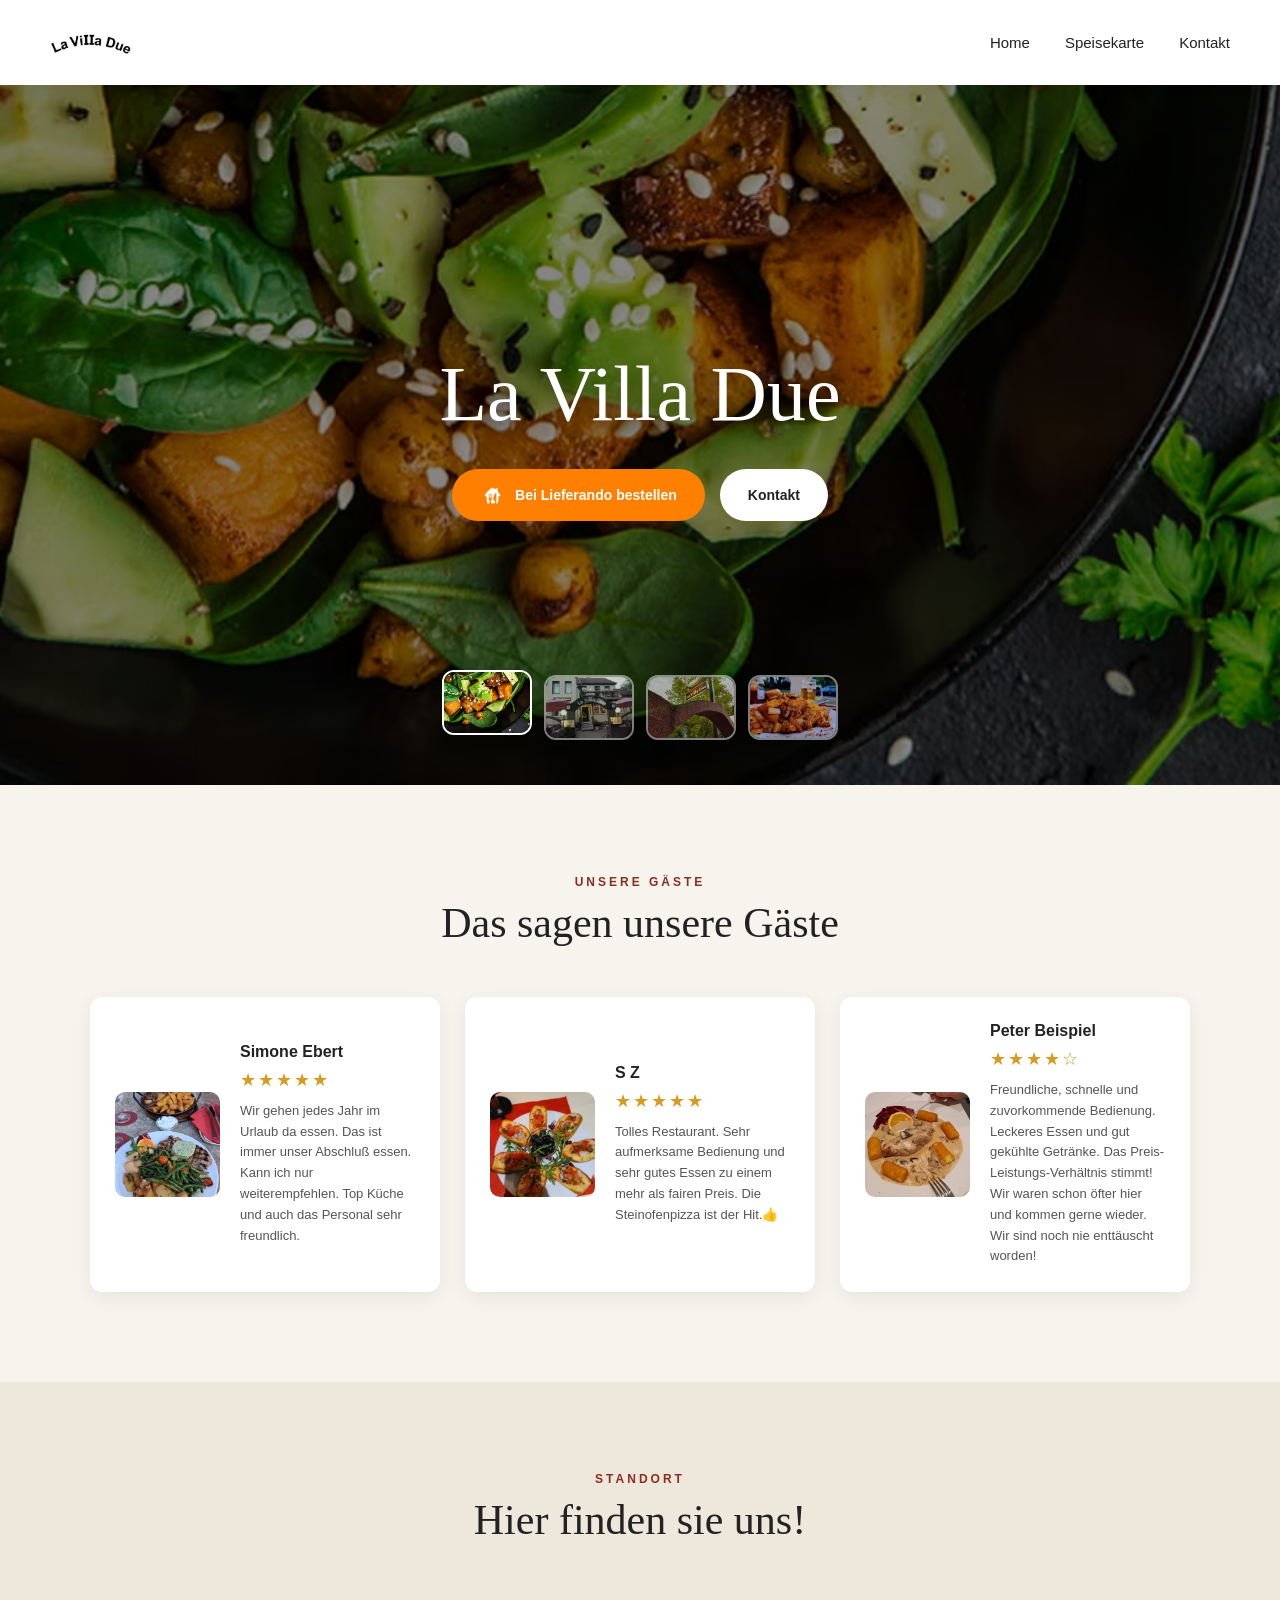
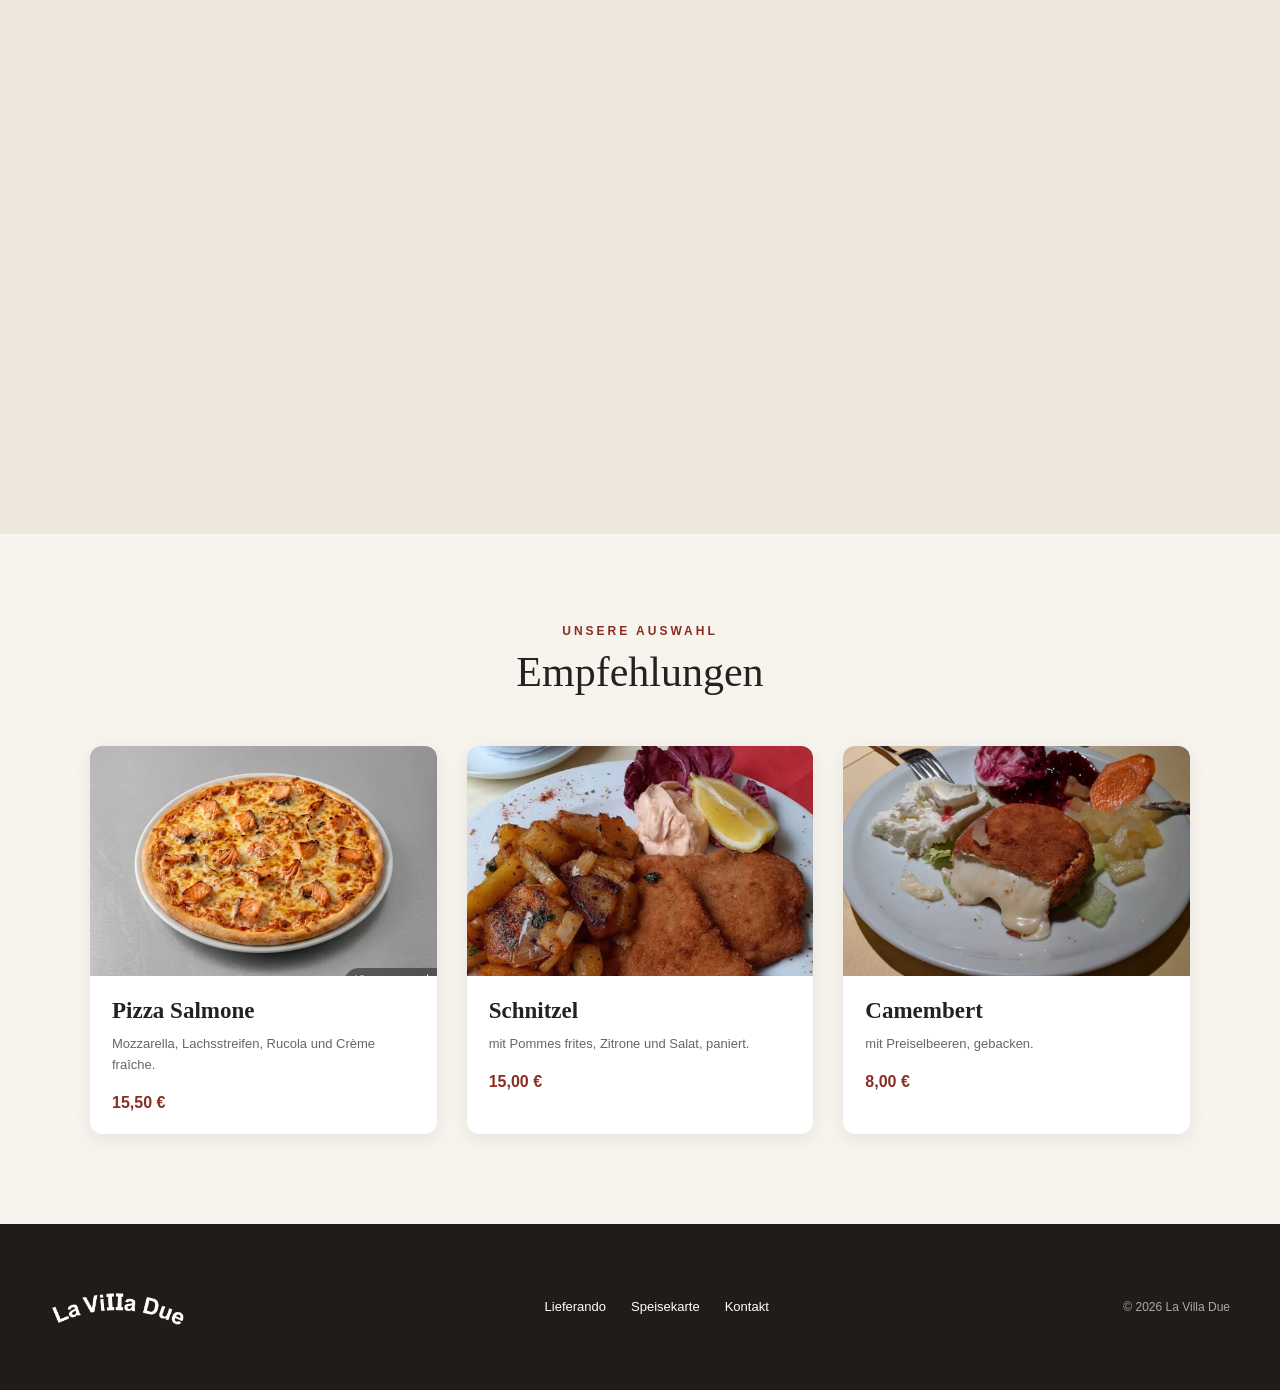
<file: Index.html>
<!DOCTYPE html>
<html lang="de">
<head>
    <meta charset="UTF-8">
    <meta name="viewport" content="width=device-width, initial-scale=1.0">

    <title>La Villa Due – Bestensee</title>

    <link rel="stylesheet" href="Style.css">
</head>

<body>

    <!-- TOP NAVIGATION -->
    <header class="TopBar">

        <div class="TopBarLogo">

            <img
                src="Storage/Icons/logo_465x320.png"
                class="TopLogo"
                alt="La Villa Due"
            >

        </div>


        <nav class="Navigation">

            <a href="Index.html">
                Home
            </a>

            <a href="Speisekarte.html">
                Speisekarte
            </a>

            <a href="Contact.html">
                Kontakt
            </a>

        </nav>

    </header>


    <!-- HERO -->
    <section class="Hero">

        <div
            id="HeroBackground"
            class="HeroBackground"
        ></div>

        <div class="HeroOverlay"></div>


        <div class="HeroContent">

            <h1>
                La Villa Due
            </h1>


            <div class="HeroButtons">

                <a
                    href="https://www.lieferando.de/speisekarte/la-villa-due"
                    target="_blank"
                    class="Button ButtonLieferando"
                >

                    <img
                        src="Storage/Icons/Liferando.png"
                        class="LieferandoLogo"
                        alt="Lieferando"
                    >

                    <span>
                        Bei Lieferando bestellen
                    </span>

                </a>


                <a
                    href="Contact.html"
                    class="Button ButtonWhite"
                >
                    Kontakt
                </a>

            </div>

        </div>


        <!-- HERO THUMBNAILS -->
        <div
            id="HeroThumbnails"
            class="HeroThumbnails"
        ></div>

    </section>


    <!-- REVIEWS -->
    <section class="Section ReviewsSection">

        <div class="SectionTitle">

            <span>
                UNSERE GÄSTE
            </span>

            <h2>
                Das sagen unsere Gäste
            </h2>

        </div>


        <div
            id="Reviews"
            class="Reviews"
        ></div>

    </section>


    <!-- GOOGLE MAPS -->
    <section class="GoogleSection">

        <div class="SectionTitle">

            <span>
                STANDORT
            </span>

            <h2>
                Hier finden sie uns!
            </h2>

        </div>


        <div class="GoogleContainer">

            <iframe
                src="https://www.google.com/maps?q=La%20Villa%20Due%20Bestensee&output=embed"
                loading="lazy"
                allowfullscreen>
            </iframe>

        </div>

    </section>


    <!-- RECOMMENDATIONS -->
    <section class="Section RecommendationsSection">

        <div class="SectionTitle">

            <span>
                UNSERE AUSWAHL
            </span>

            <h2>
                Empfehlungen
            </h2>

        </div>


        <div
            id="Recommendations"
            class="Recommendations"
        ></div>

    </section>


    <!-- FOOTER -->
    <footer class="BottomBar">

        <div class="BottomBarLogo">

            <img
                src="Storage/Icons/logo_465x320.png"
                class="BottomLogo"
                alt="La Villa Due"
            >

        </div>


        <div class="BottomBarLinks">

            <a
                href="https://www.lieferando.de/speisekarte/la-villa-due"
                target="_blank"
            >
                Lieferando
            </a>

            <a href="Speisekarte.html">
                Speisekarte
            </a>

            <a href="Contact.html">
                Kontakt
            </a>

        </div>


        <div class="Copyright">
            © 2026 La Villa Due
        </div>

    </footer>


    <!-- DATA -->
    <script src="Data.js"></script>


    <script>

        /* =========================
           HERO
        ========================= */

        const heroBackground =
            document.getElementById("HeroBackground");

        const heroThumbnails =
            document.getElementById("HeroThumbnails");

        let currentHero = 0;


        function createHero() {

            if (
                typeof HeroImages === "undefined" ||
                HeroImages.length === 0
            ) {
                return;
            }


            heroBackground.style.backgroundImage =
                `url("${HeroImages[0].image}")`;


            HeroImages.forEach(
                (hero, index) => {

                    const thumbnail =
                        document.createElement("img");


                    thumbnail.src =
                        hero.image;


                    thumbnail.className =
                        "HeroThumbnail";


                    thumbnail.alt =
                        "La Villa Due";


                    if (index === 0) {

                        thumbnail.classList.add(
                            "Active"
                        );

                    }


                    thumbnail.addEventListener(
                        "click",
                        () => {

                            currentHero = index;

                            updateHero();

                        }
                    );


                    heroThumbnails.appendChild(
                        thumbnail
                    );

                }
            );

        }


        function updateHero() {

            if (
                typeof HeroImages === "undefined" ||
                HeroImages.length === 0
            ) {
                return;
            }


            heroBackground.style.backgroundImage =
                `url("${HeroImages[currentHero].image}")`;


            const thumbnails =
                document.querySelectorAll(
                    ".HeroThumbnail"
                );


            thumbnails.forEach(
                (thumbnail, index) => {

                    thumbnail.classList.toggle(
                        "Active",
                        index === currentHero
                    );

                }
            );

        }


        setInterval(
            () => {

                if (
                    typeof HeroImages === "undefined" ||
                    HeroImages.length === 0
                ) {
                    return;
                }


                currentHero++;


                if (
                    currentHero >=
                    HeroImages.length
                ) {

                    currentHero = 0;

                }


                updateHero();

            },
            5000
        );


        createHero();



        /* =========================
           REVIEWS
        ========================= */

        const reviewsContainer =
            document.getElementById("Reviews");


        if (
            typeof Reviews !== "undefined"
        ) {

            Reviews.forEach(
                review => {

                    const reviewElement =
                        document.createElement("div");


                    reviewElement.className =
                        "ReviewCard";


                    let stars = "";


                    for (
                        let i = 0;
                        i < 5;
                        i++
                    ) {

                        if (
                            i < review.stars
                        ) {

                            stars += "★";

                        } else {

                            stars += "☆";

                        }

                    }


                    reviewElement.innerHTML = `

                        <img
                            class="ReviewImage"
                            src="${review.image}"
                            alt="${review.name}"
                        >

                        <div class="ReviewContent">

                            <h3>
                                ${review.name}
                            </h3>

                            <div class="ReviewStars">
                                ${stars}
                            </div>

                            <p>
                                ${review.text}
                            </p>

                        </div>

                    `;


                    reviewsContainer.appendChild(
                        reviewElement
                    );

                }
            );

        }



        /* =========================
           RECOMMENDATIONS
        ========================= */

        const recommendationsContainer =
            document.getElementById(
                "Recommendations"
            );


        if (
            typeof Recommendations !== "undefined"
        ) {

            Recommendations.forEach(
                item => {

                    const recommendation =
                        document.createElement("div");


                    recommendation.className =
                        "RecommendationCard";


                    recommendation.innerHTML = `

                        <img
                            src="${item.image}"
                            alt="${item.name}"
                        >

                        <div class="RecommendationContent">

                            <h3>
                                ${item.name}
                            </h3>

                            <p>
                                ${item.description}
                            </p>

                            <strong>
                                ${item.price}
                            </strong>

                        </div>

                    `;


                    recommendationsContainer.appendChild(
                        recommendation
                    );

                }
            );

        }

    </script>

</body>
</html>
</file>
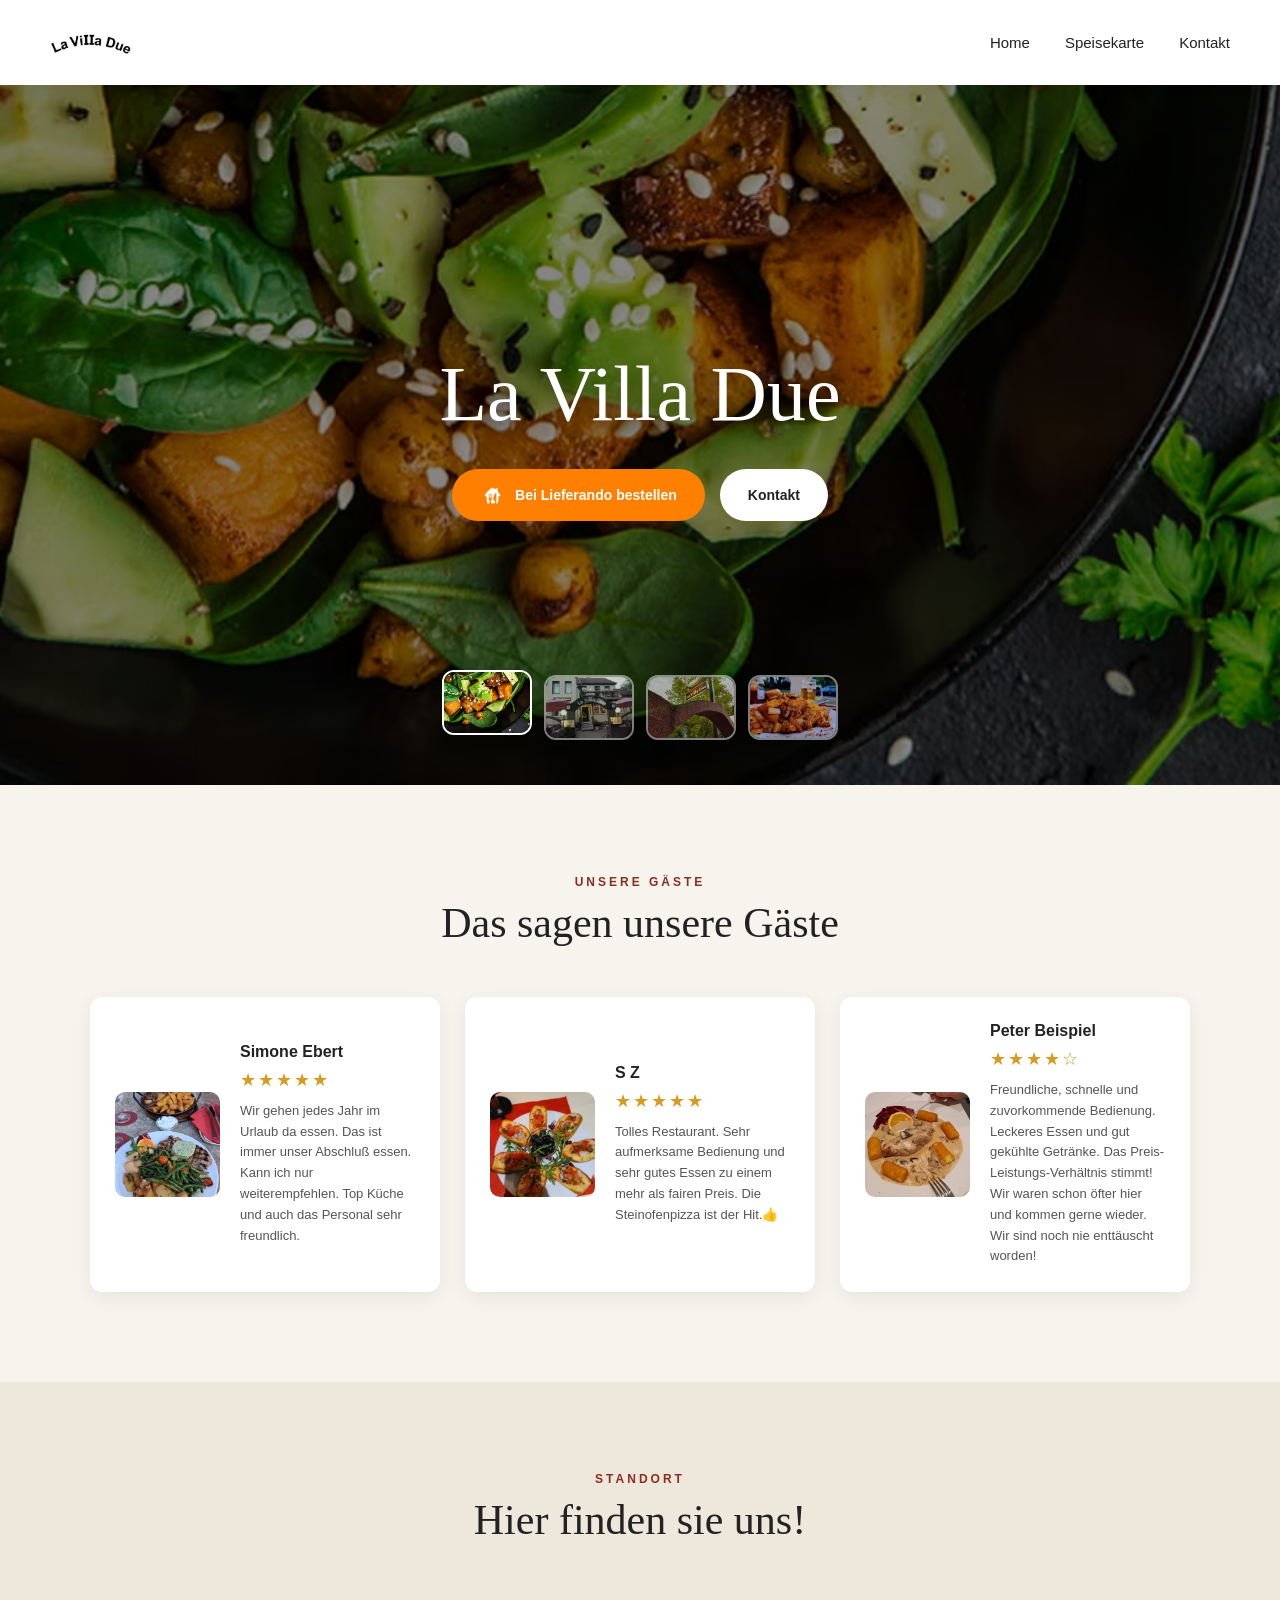
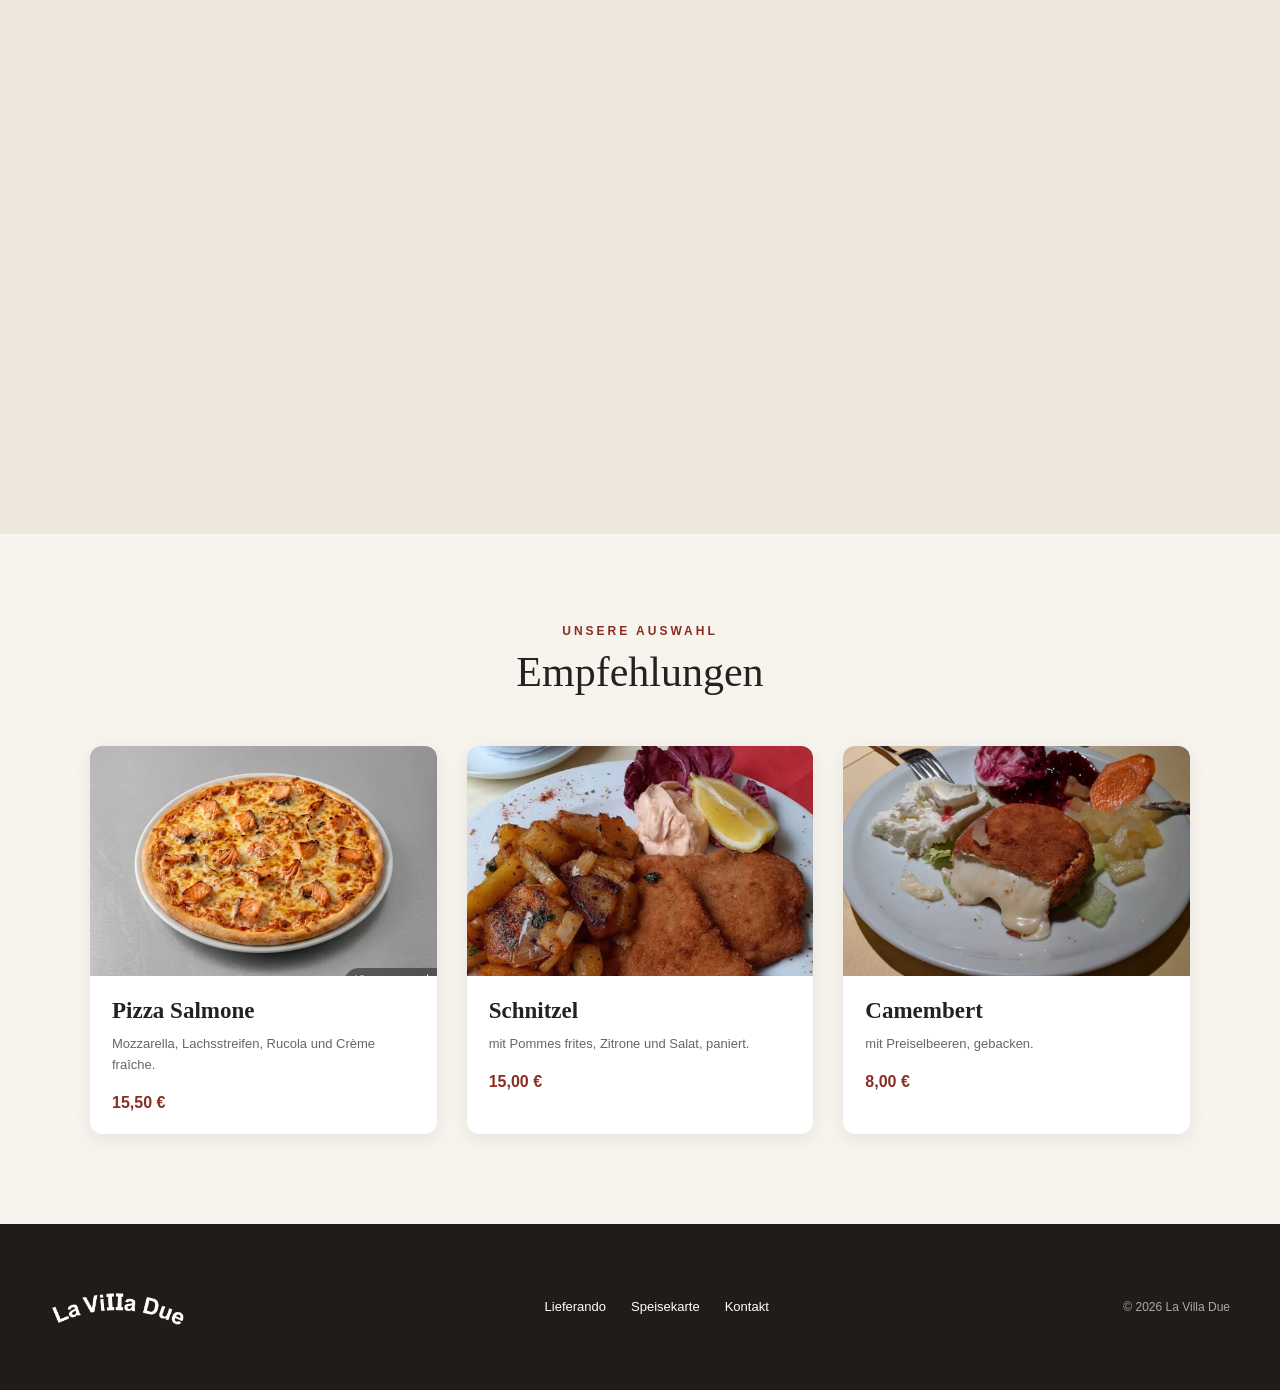
<file: index.html>
<!DOCTYPE html>
<html lang="de">
<head>
    <meta charset="UTF-8">
    <meta name="viewport" content="width=device-width, initial-scale=1.0">

    <title>La Villa Due – Bestensee</title>

    <link rel="stylesheet" href="Style.css">
</head>

<body>

    <!-- TOP NAVIGATION -->
    <header class="TopBar">

        <div class="TopBarLogo">

            <img
                src="Storage/Icons/logo_465x320.png"
                class="TopLogo"
                alt="La Villa Due"
            >

        </div>


        <nav class="Navigation">

            <a href="index.html">
                Home
            </a>

            <a href="Speisekarte.html">
                Speisekarte
            </a>

            <a href="Contact.html">
                Kontakt
            </a>

        </nav>

    </header>


    <!-- HERO -->
    <section class="Hero">

        <div
            id="HeroBackground"
            class="HeroBackground"
        ></div>

        <div class="HeroOverlay"></div>


        <div class="HeroContent">

            <h1>
                La Villa Due
            </h1>


            <div class="HeroButtons">

                <a
                    href="https://www.lieferando.de/speisekarte/la-villa-due"
                    target="_blank"
                    class="Button ButtonLieferando"
                >

                    <img
                        src="Storage/Icons/Liferando.png"
                        class="LieferandoLogo"
                        alt="Lieferando"
                    >

                    <span>
                        Bei Lieferando bestellen
                    </span>

                </a>


                <a
                    href="Contact.html"
                    class="Button ButtonWhite"
                >
                    Kontakt
                </a>

            </div>

        </div>


        <!-- HERO THUMBNAILS -->
        <div
            id="HeroThumbnails"
            class="HeroThumbnails"
        ></div>

    </section>


    <!-- REVIEWS -->
    <section class="Section ReviewsSection">

        <div class="SectionTitle">

            <span>
                UNSERE GÄSTE
            </span>

            <h2>
                Das sagen unsere Gäste
            </h2>

        </div>


        <div
            id="Reviews"
            class="Reviews"
        ></div>

    </section>


    <!-- GOOGLE MAPS -->
    <section class="GoogleSection">

        <div class="SectionTitle">

            <span>
                STANDORT
            </span>

            <h2>
                Hier finden sie uns!
            </h2>

        </div>


        <div class="GoogleContainer">

            <iframe
                src="https://www.google.com/maps?q=La%20Villa%20Due%20Bestensee&output=embed"
                loading="lazy"
                allowfullscreen>
            </iframe>

        </div>

    </section>


    <!-- RECOMMENDATIONS -->
    <section class="Section RecommendationsSection">

        <div class="SectionTitle">

            <span>
                UNSERE AUSWAHL
            </span>

            <h2>
                Empfehlungen
            </h2>

        </div>


        <div
            id="Recommendations"
            class="Recommendations"
        ></div>

    </section>


    <!-- FOOTER -->
    <footer class="BottomBar">

        <div class="BottomBarLogo">

            <img
                src="Storage/Icons/logo_465x320.png"
                class="BottomLogo"
                alt="La Villa Due"
            >

        </div>


        <div class="BottomBarLinks">

            <a
                href="https://www.lieferando.de/speisekarte/la-villa-due"
                target="_blank"
            >
                Lieferando
            </a>

            <a href="Speisekarte.html">
                Speisekarte
            </a>

            <a href="Contact.html">
                Kontakt
            </a>

        </div>


        <div class="Copyright">
            © 2026 La Villa Due
        </div>

    </footer>


    <!-- DATA -->
    <script src="Data.js"></script>


    <script>

        /* =========================
           HERO
        ========================= */

        const heroBackground =
            document.getElementById("HeroBackground");

        const heroThumbnails =
            document.getElementById("HeroThumbnails");

        let currentHero = 0;


        function createHero() {

            if (
                typeof HeroImages === "undefined" ||
                HeroImages.length === 0
            ) {
                return;
            }


            heroBackground.style.backgroundImage =
                `url("${HeroImages[0].image}")`;


            HeroImages.forEach(
                (hero, index) => {

                    const thumbnail =
                        document.createElement("img");


                    thumbnail.src =
                        hero.image;


                    thumbnail.className =
                        "HeroThumbnail";


                    thumbnail.alt =
                        "La Villa Due";


                    if (index === 0) {

                        thumbnail.classList.add(
                            "Active"
                        );

                    }


                    thumbnail.addEventListener(
                        "click",
                        () => {

                            currentHero = index;

                            updateHero();

                        }
                    );


                    heroThumbnails.appendChild(
                        thumbnail
                    );

                }
            );

        }


        function updateHero() {

            if (
                typeof HeroImages === "undefined" ||
                HeroImages.length === 0
            ) {
                return;
            }


            heroBackground.style.backgroundImage =
                `url("${HeroImages[currentHero].image}")`;


            const thumbnails =
                document.querySelectorAll(
                    ".HeroThumbnail"
                );


            thumbnails.forEach(
                (thumbnail, index) => {

                    thumbnail.classList.toggle(
                        "Active",
                        index === currentHero
                    );

                }
            );

        }


        setInterval(
            () => {

                if (
                    typeof HeroImages === "undefined" ||
                    HeroImages.length === 0
                ) {
                    return;
                }


                currentHero++;


                if (
                    currentHero >=
                    HeroImages.length
                ) {

                    currentHero = 0;

                }


                updateHero();

            },
            5000
        );


        createHero();



        /* =========================
           REVIEWS
        ========================= */

        const reviewsContainer =
            document.getElementById("Reviews");


        if (
            typeof Reviews !== "undefined"
        ) {

            Reviews.forEach(
                review => {

                    const reviewElement =
                        document.createElement("div");


                    reviewElement.className =
                        "ReviewCard";


                    let stars = "";


                    for (
                        let i = 0;
                        i < 5;
                        i++
                    ) {

                        if (
                            i < review.stars
                        ) {

                            stars += "★";

                        } else {

                            stars += "☆";

                        }

                    }


                    reviewElement.innerHTML = `

                        <img
                            class="ReviewImage"
                            src="${review.image}"
                            alt="${review.name}"
                        >

                        <div class="ReviewContent">

                            <h3>
                                ${review.name}
                            </h3>

                            <div class="ReviewStars">
                                ${stars}
                            </div>

                            <p>
                                ${review.text}
                            </p>

                        </div>

                    `;


                    reviewsContainer.appendChild(
                        reviewElement
                    );

                }
            );

        }



        /* =========================
           RECOMMENDATIONS
        ========================= */

        const recommendationsContainer =
            document.getElementById(
                "Recommendations"
            );


        if (
            typeof Recommendations !== "undefined"
        ) {

            Recommendations.forEach(
                item => {

                    const recommendation =
                        document.createElement("div");


                    recommendation.className =
                        "RecommendationCard";


                    recommendation.innerHTML = `

                        <img
                            src="${item.image}"
                            alt="${item.name}"
                        >

                        <div class="RecommendationContent">

                            <h3>
                                ${item.name}
                            </h3>

                            <p>
                                ${item.description}
                            </p>

                            <strong>
                                ${item.price}
                            </strong>

                        </div>

                    `;


                    recommendationsContainer.appendChild(
                        recommendation
                    );

                }
            );

        }

    </script>

</body>
</html>
</file>
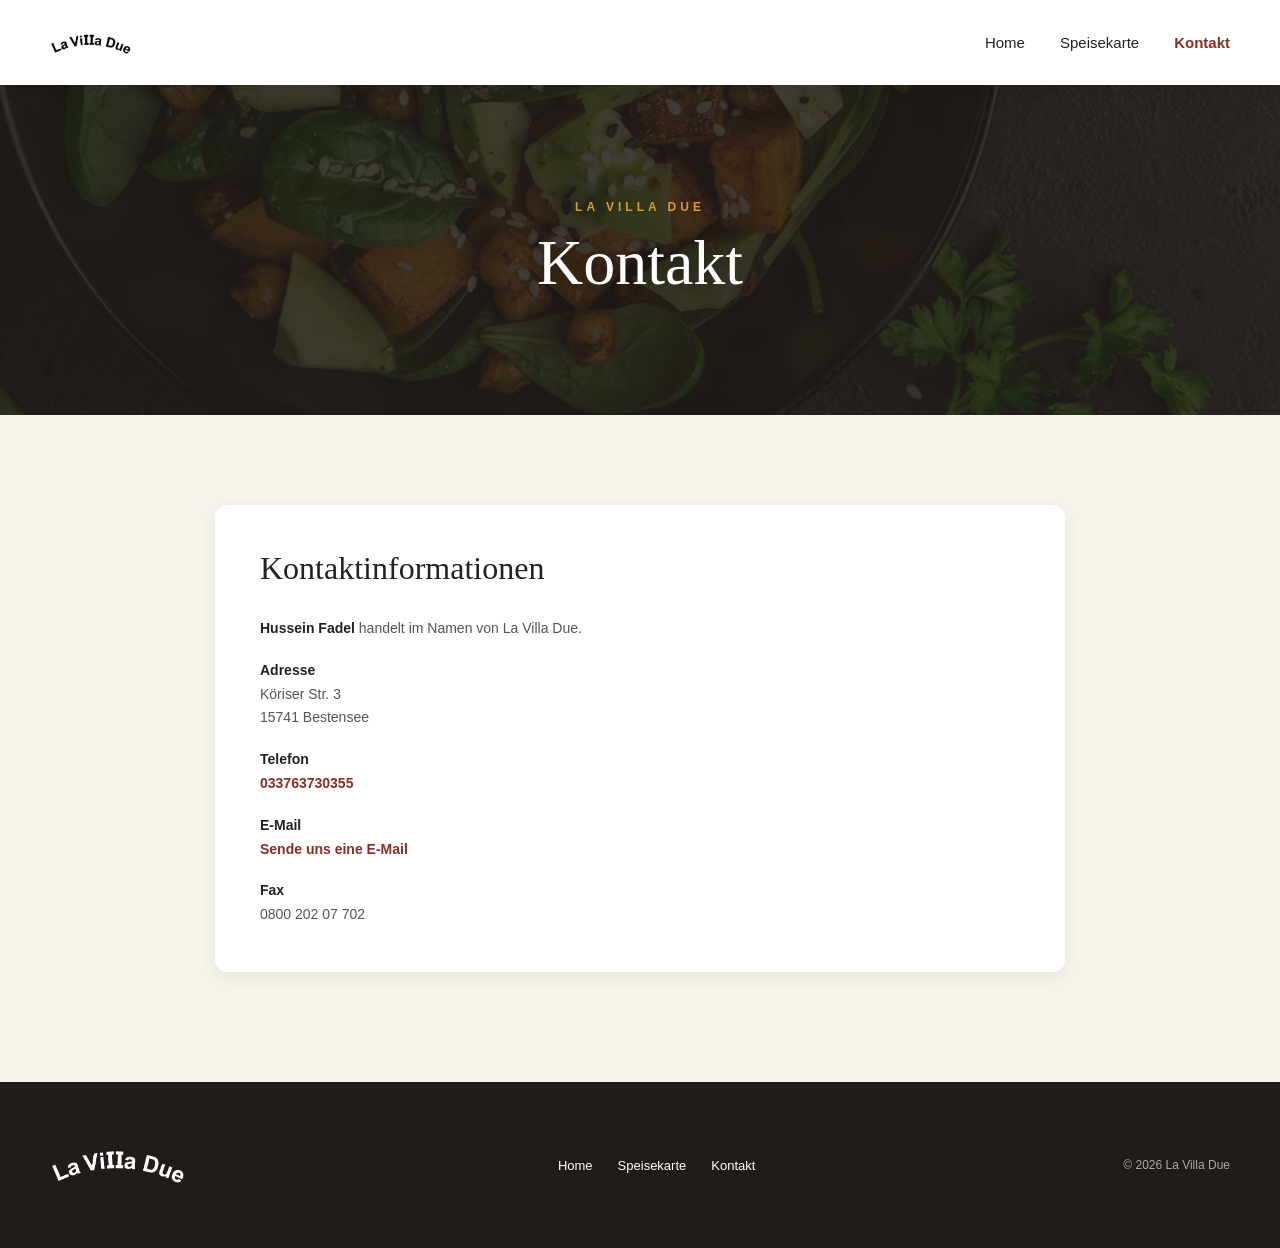
<file: Contact.html>
<!DOCTYPE html>
<html lang="de">

<head>

    <meta charset="UTF-8">

    <meta
        name="viewport"
        content="width=device-width, initial-scale=1.0"
    >

    <title>
        Kontakt – La Villa Due
    </title>


    <style>

        /* =========================
           GLOBAL
        ========================= */

        * {
            box-sizing: border-box;
        }


        html {
            scroll-behavior: smooth;
        }


        body {
            margin: 0;

            background: #f7f3ed;

            font-family: Verdana, sans-serif;

            color: #222;
        }


        /* =========================
           TOP BAR
        ========================= */

        .TopBar {
            position: sticky;

            top: 0;

            z-index: 1000;

            height: 85px;

            display: flex;

            align-items: center;

            justify-content: space-between;

            padding: 0 50px;

            background: white;

            box-shadow:
                0 2px 12px rgba(0, 0, 0, 0.08);
        }


        .TopBarLogo {
            display: flex;

            align-items: center;

            height: 100%;
        }


        .TopLogo {
            display: block;

            width: 145px;

            height: 58px;

            object-fit: contain;

            object-position: left center;

            filter: brightness(0);

            user-select: none;

            transition:
                transform 0.2s ease,
                opacity 0.2s ease;
        }


        .TopLogo:hover {
            transform: scale(1.04);

            opacity: 0.85;
        }


        /* =========================
           NAVIGATION
        ========================= */

        .Navigation {
            display: flex;

            align-items: center;

            gap: 35px;
        }


        .Navigation a {
            color: #222;

            text-decoration: none;

            font-size: 15px;

            transition:
                color 0.2s ease;
        }


        .Navigation a:hover {
            color: #8b2d23;
        }


        .Navigation a.Active {
            color: #8b2d23;

            font-weight: bold;
        }


        /* =========================
           CONTACT HERO
        ========================= */

        .ContactHero {
            position: relative;

            min-height: 330px;

            display: flex;

            align-items: center;

            justify-content: center;

            padding: 70px 25px;

            background:
                linear-gradient(
                    rgba(33, 28, 25, 0.86),
                    rgba(33, 28, 25, 0.86)
                ),
                url("Storage/Pictures/hero1.png?v=2");

            background-position: center;

            background-size: cover;

            background-repeat: no-repeat;

            text-align: center;

            color: white;
        }


        .ContactHeroContent {
            position: relative;

            z-index: 2;
        }


        .ContactHeroContent span {
            display: block;

            margin-bottom: 12px;

            color: #d59b22;

            font-size: 12px;

            font-weight: bold;

            letter-spacing: 4px;
        }


        .ContactHeroContent h1 {
            margin: 0;

            font-family: Georgia, serif;

            font-size: 64px;

            font-weight: normal;

            text-shadow:
                0 4px 20px rgba(0, 0, 0, 0.35);
        }


        /* =========================
           CONTACT SECTION
        ========================= */

        .ContactSection {
            max-width: 900px;

            margin: auto;

            padding: 90px 25px 110px;
        }


        .ContactCard {
            padding: 45px;

            background: white;

            border-radius: 12px;

            box-shadow:
                0 5px 20px rgba(0, 0, 0, 0.07);
        }


        .ContactCard h2 {
            margin: 0 0 30px;

            font-family: Georgia, serif;

            font-size: 32px;

            font-weight: normal;

            color: #222;
        }


        .ContactInfo {
            display: flex;

            flex-direction: column;

            gap: 18px;
        }


        .ContactInfo p {
            margin: 0;

            color: #555;

            font-size: 14px;

            line-height: 1.7;
        }


        .ContactInfo strong {
            color: #222;
        }


        .ContactInfo a {
            color: #8b2d23;

            text-decoration: none;

            font-weight: bold;
        }


        .ContactInfo a:hover {
            text-decoration: underline;
        }


        /* =========================
           FOOTER
        ========================= */

        .BottomBar {
            display: flex;

            align-items: center;

            justify-content: space-between;

            gap: 30px;

            padding: 35px 50px;

            background: #211c19;

            color: white;
        }


        .BottomBarLogo {
            display: flex;

            align-items: center;
        }


        .BottomLogo {
            display: block;

            width: 140px;

            height: auto;

            object-fit: contain;

            filter:
                brightness(0)
                invert(1);

            user-select: none;
        }


        .BottomBarLinks {
            display: flex;

            gap: 25px;
        }


        .BottomBarLinks a {
            color: white;

            text-decoration: none;

            font-size: 13px;
        }


        .BottomBarLinks a:hover {
            text-decoration: underline;
        }


        .Copyright {
            color: #aaa;

            font-size: 12px;
        }


        /* =========================
           MOBILE
        ========================= */

        @media (max-width: 800px) {

            .TopBar {
                height: auto;

                padding: 18px 20px;

                flex-direction: column;

                gap: 15px;
            }


            .TopLogo {
                width: 130px;

                height: 52px;
            }


            .Navigation {
                gap: 20px;
            }


            .ContactHero {
                min-height: 280px;

                padding: 60px 20px;
            }


            .ContactHeroContent h1 {
                font-size: 48px;
            }


            .ContactSection {
                padding: 60px 15px 80px;
            }


            .ContactCard {
                padding: 30px 25px;
            }


            .ContactCard h2 {
                font-size: 28px;
            }


            .BottomBar {
                flex-direction: column;

                text-align: center;
            }


            .BottomLogo {
                width: 120px;
            }

        }

    </style>

</head>


<body>


    <!-- =========================
         TOP NAVIGATION
    ========================== -->

    <header class="TopBar">

        <div class="TopBarLogo">

            <img
                src="Storage/Icons/logo_465x320.png"
                class="TopLogo"
                alt="La Villa Due"
            >

        </div>


        <nav class="Navigation">

            <a href="index.html">
                Home
            </a>

            <a href="Speisekarte.html">
                Speisekarte
            </a>

            <a
                href="Contact.html"
                class="Active"
            >
                Kontakt
            </a>

        </nav>

    </header>



    <!-- =========================
         CONTACT HERO
    ========================== -->

    <section class="ContactHero">

        <div class="ContactHeroContent">

            <span>
                LA VILLA DUE
            </span>

            <h1>
                Kontakt
            </h1>

        </div>

    </section>



    <!-- =========================
         CONTACT INFORMATION
    ========================== -->

    <main>

        <section class="ContactSection">

            <div class="ContactCard">

                <h2>
                    Kontaktinformationen
                </h2>


                <div class="ContactInfo">

                    <p>
                        <strong>
                            Hussein Fadel
                        </strong>
                        handelt im Namen von La Villa Due.
                    </p>


                    <p>
                        <strong>
                            Adresse
                        </strong><br>

                        Köriser Str. 3<br>

                        15741 Bestensee
                    </p>


                    <p>
                        <strong>
                            Telefon
                        </strong><br>

                        <a href="tel:033763730355">
                            033763730355
                        </a>
                    </p>


                    <p>
                        <strong>
                            E-Mail
                        </strong><br>

                        <a href="mailto:info@steakhaus-lavilla.de">
                            Sende uns eine E-Mail
                        </a>
                    </p>


                    <p>
                        <strong>
                            Fax
                        </strong><br>

                        0800 202 07 702
                    </p>

                </div>

            </div>

        </section>

    </main>



    <!-- =========================
         FOOTER
    ========================== -->

    <footer class="BottomBar">

        <div class="BottomBarLogo">

            <img
                src="Storage/Icons/logo_465x320.png"
                class="BottomLogo"
                alt="La Villa Due"
            >

        </div>


        <div class="BottomBarLinks">

            <a href="Index.html">
                Home
            </a>

            <a href="Speisekarte.html">
                Speisekarte
            </a>

            <a href="Contact.html">
                Kontakt
            </a>

        </div>


        <div class="Copyright">
            © 2026 La Villa Due
        </div>

    </footer>


</body>

</html>
</file>
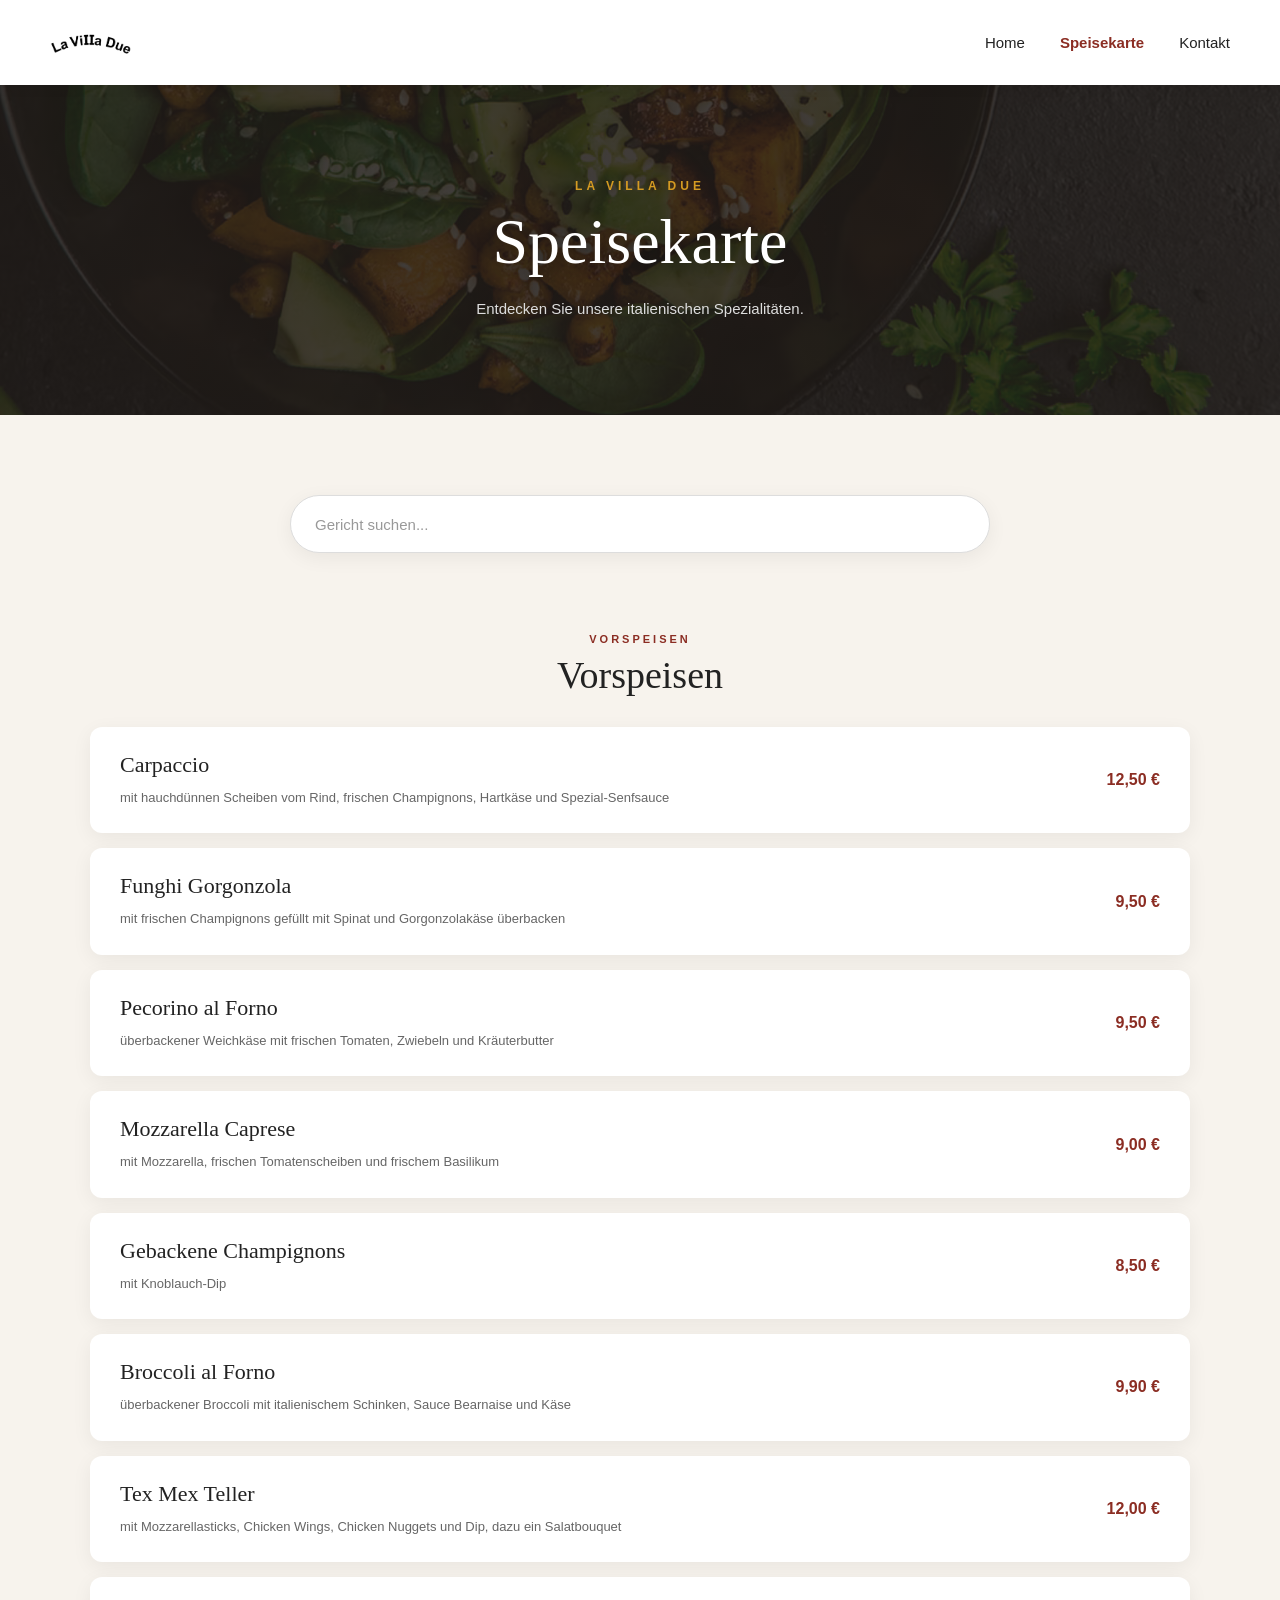
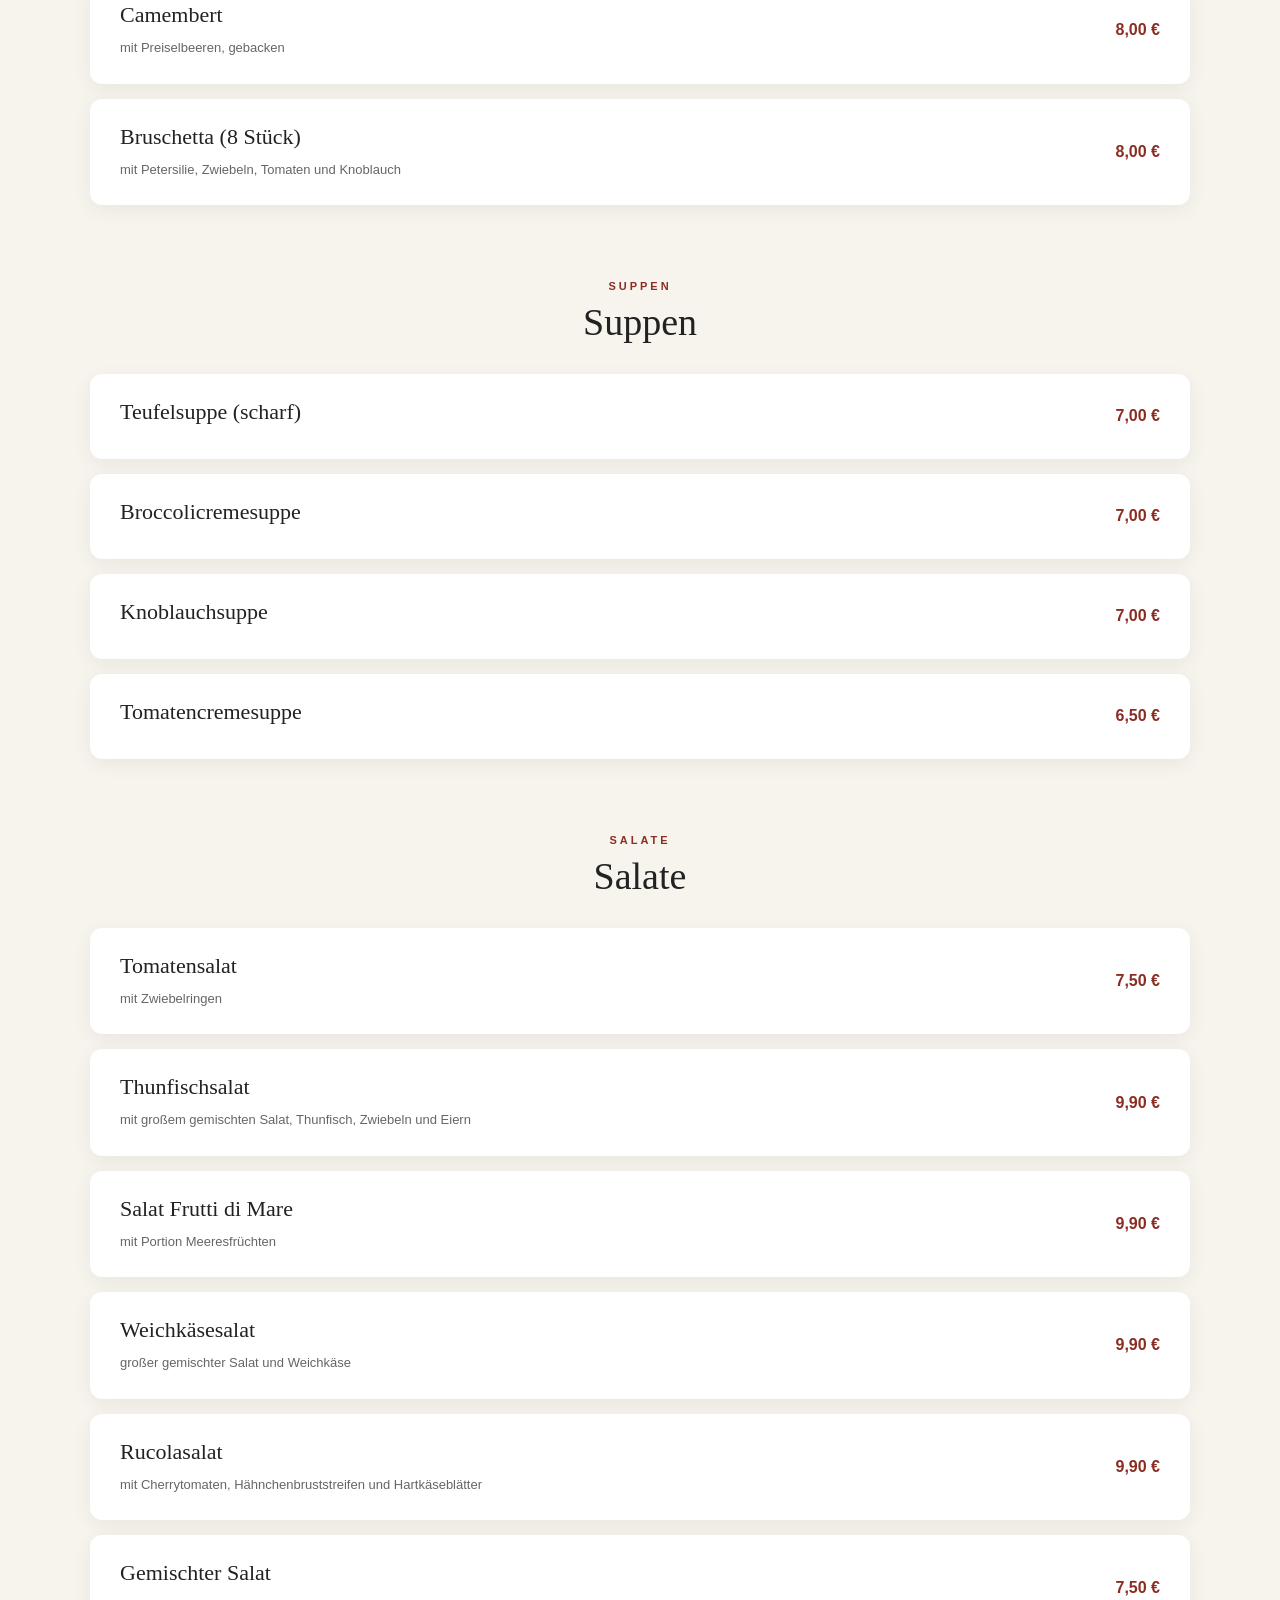
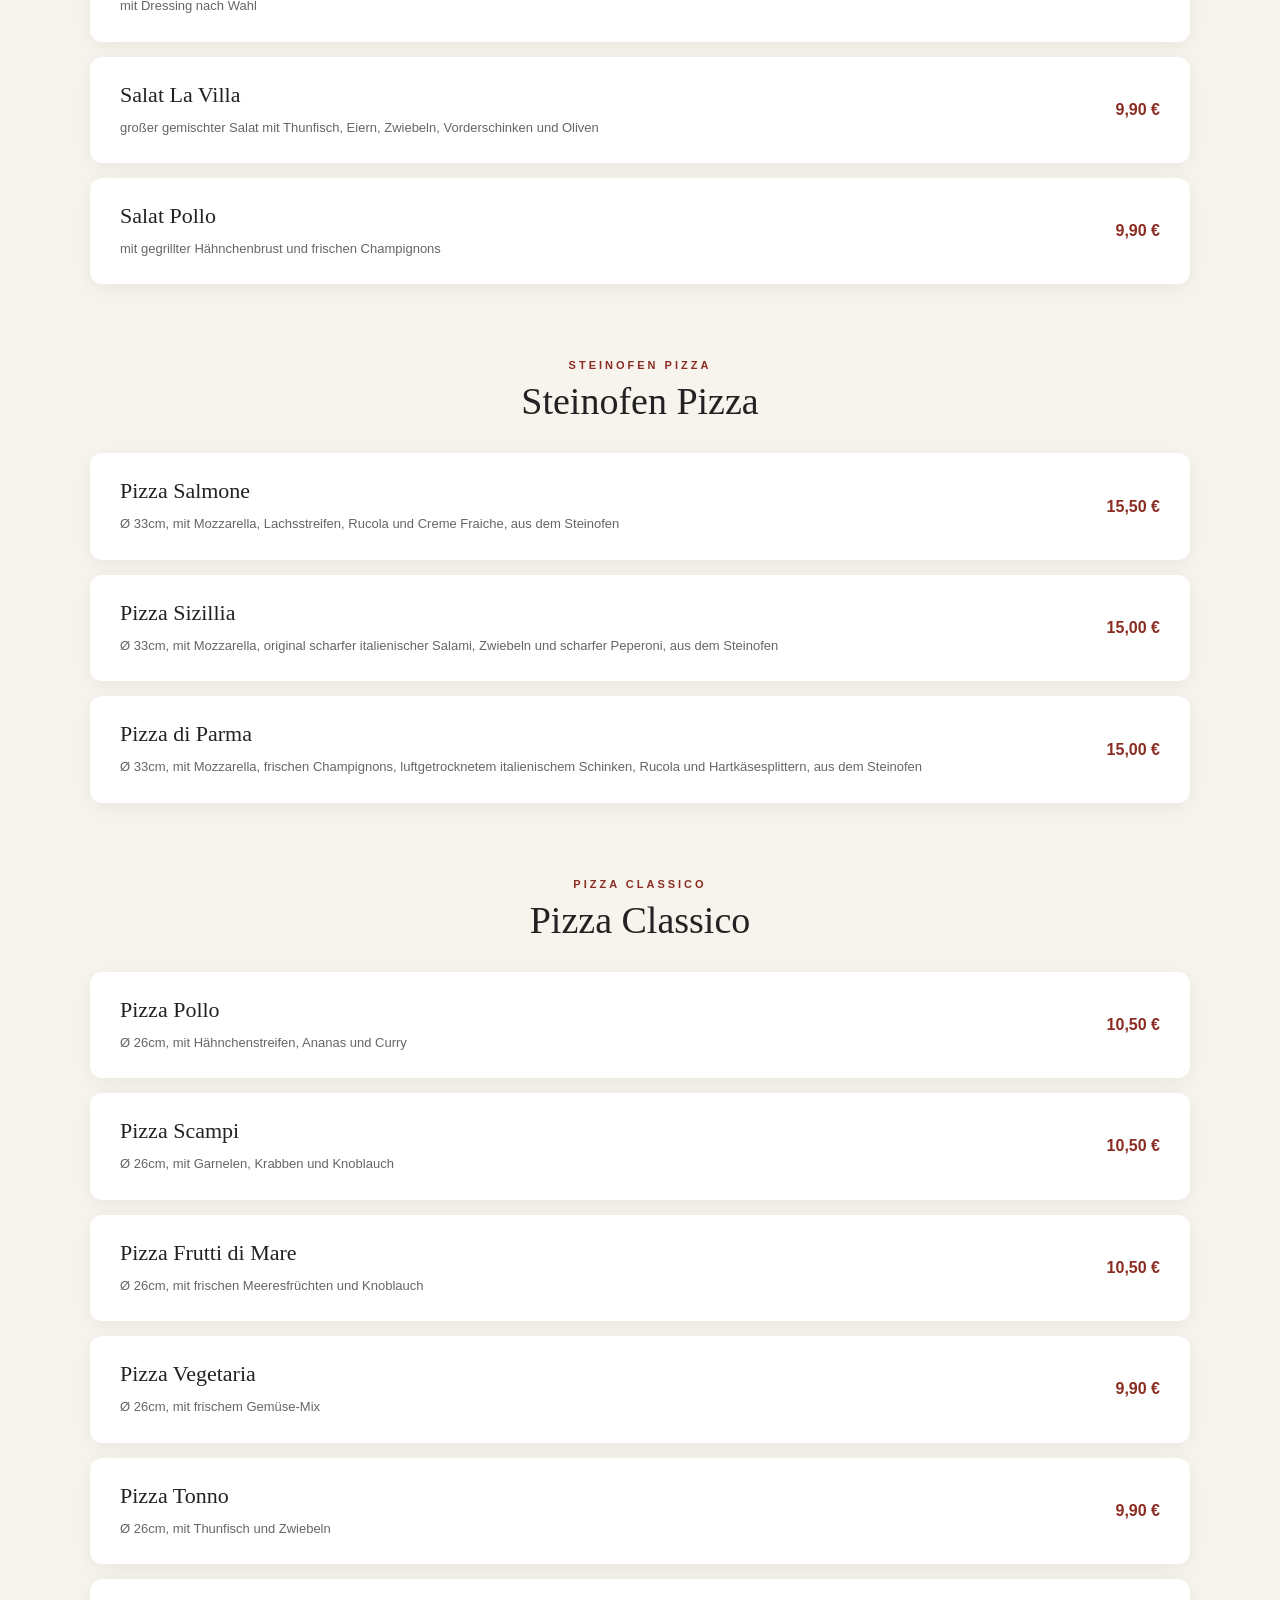
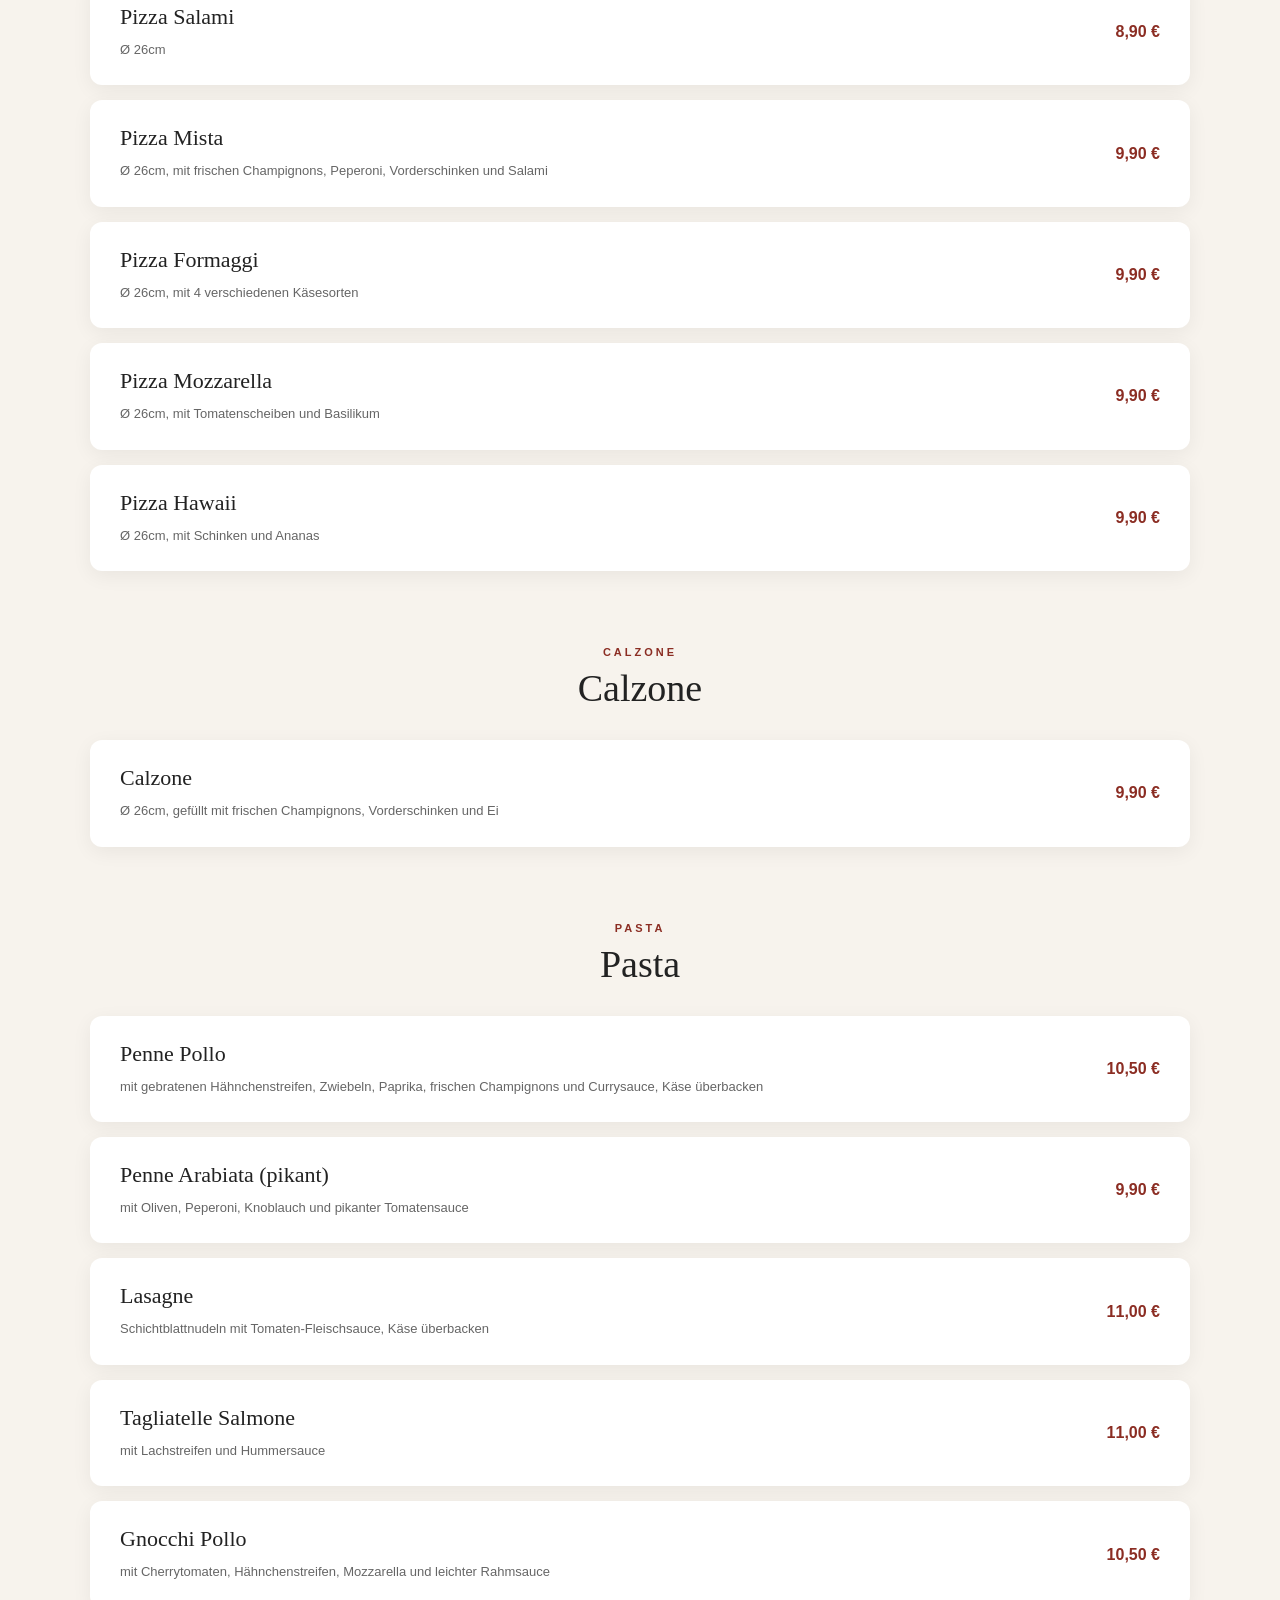
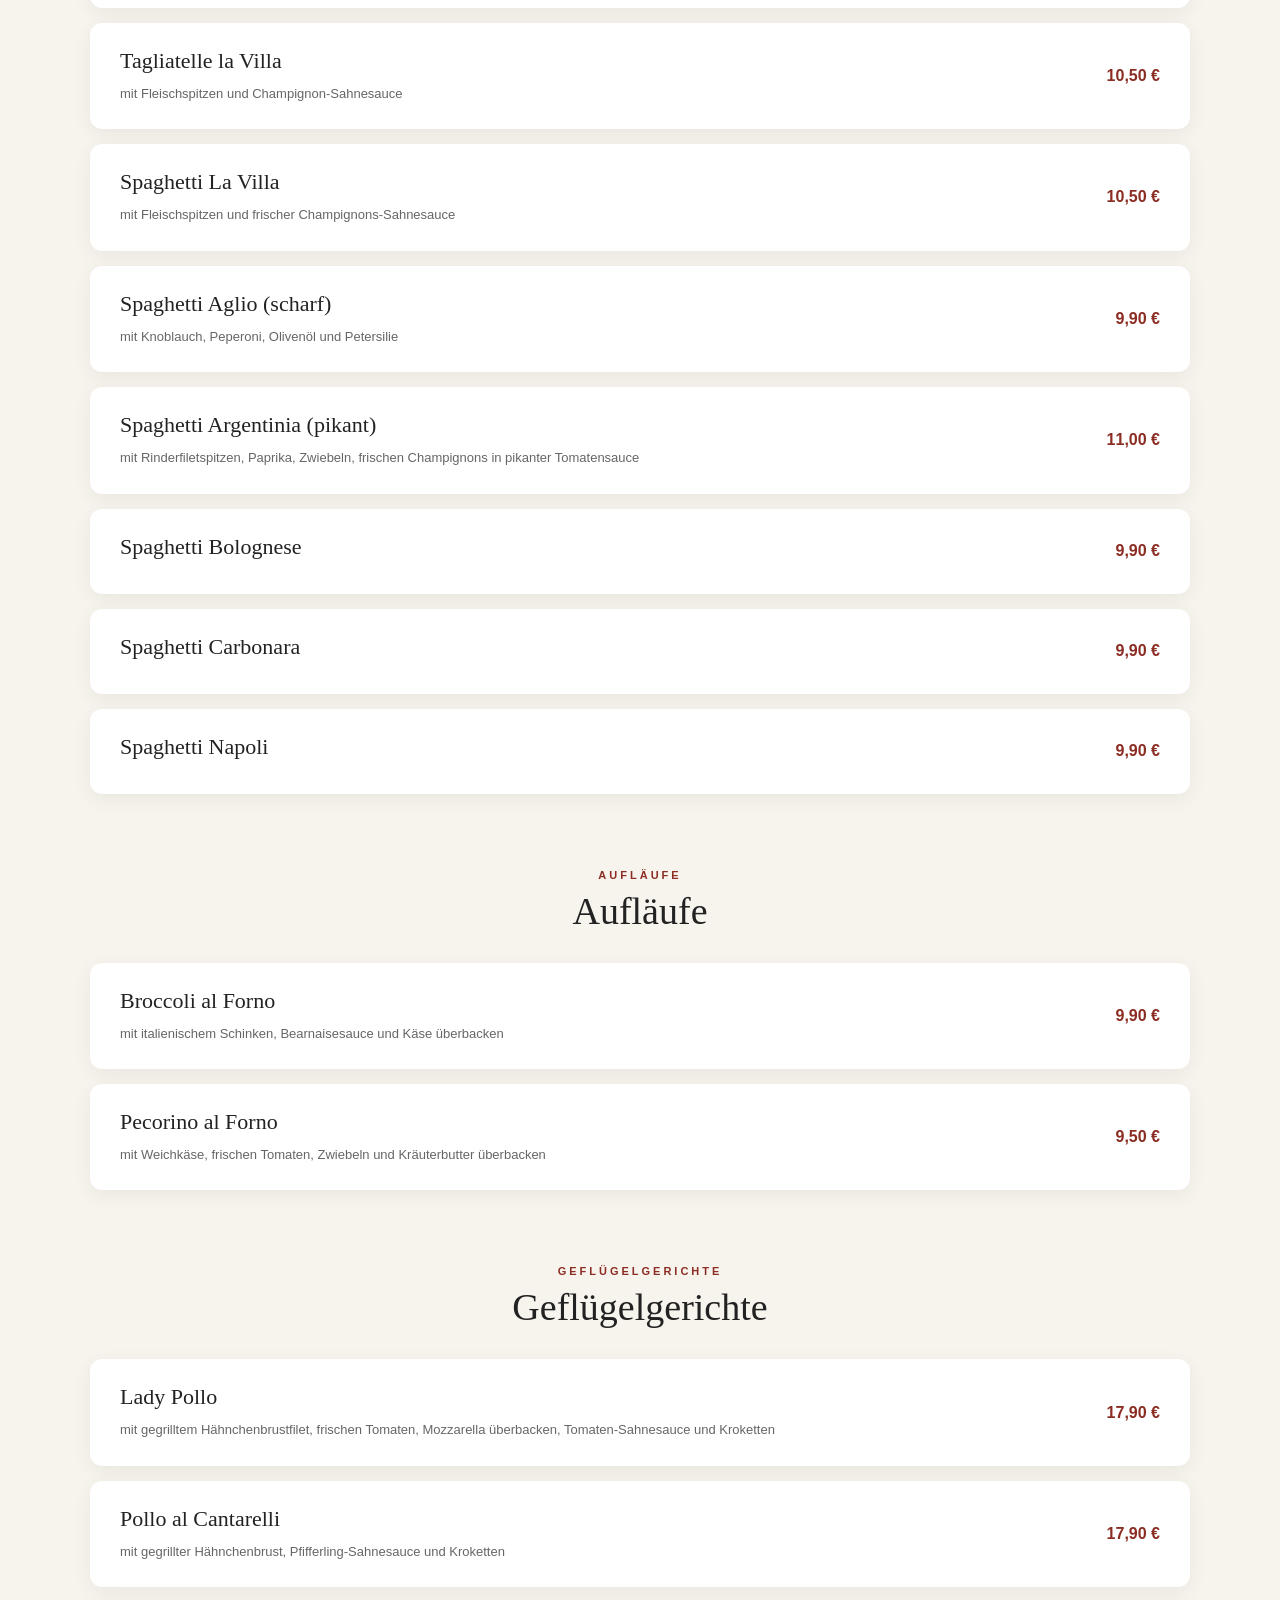
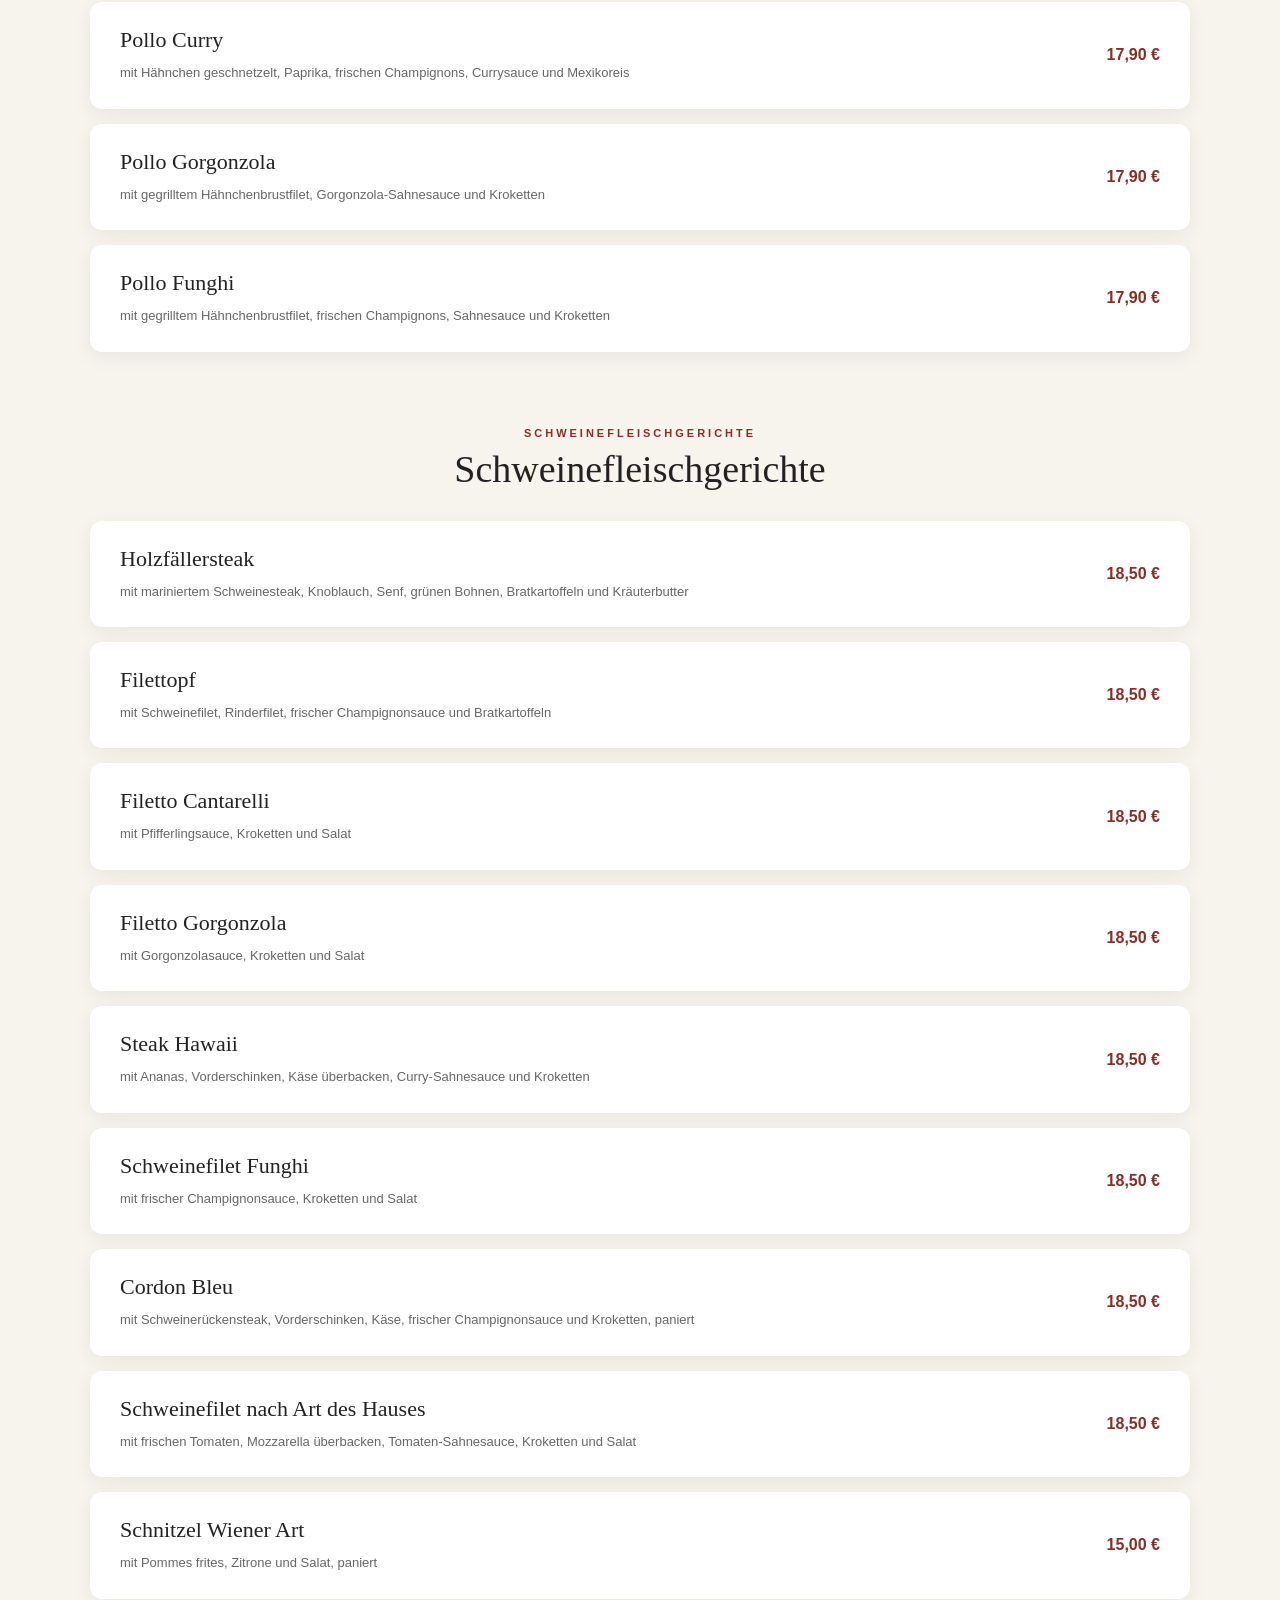
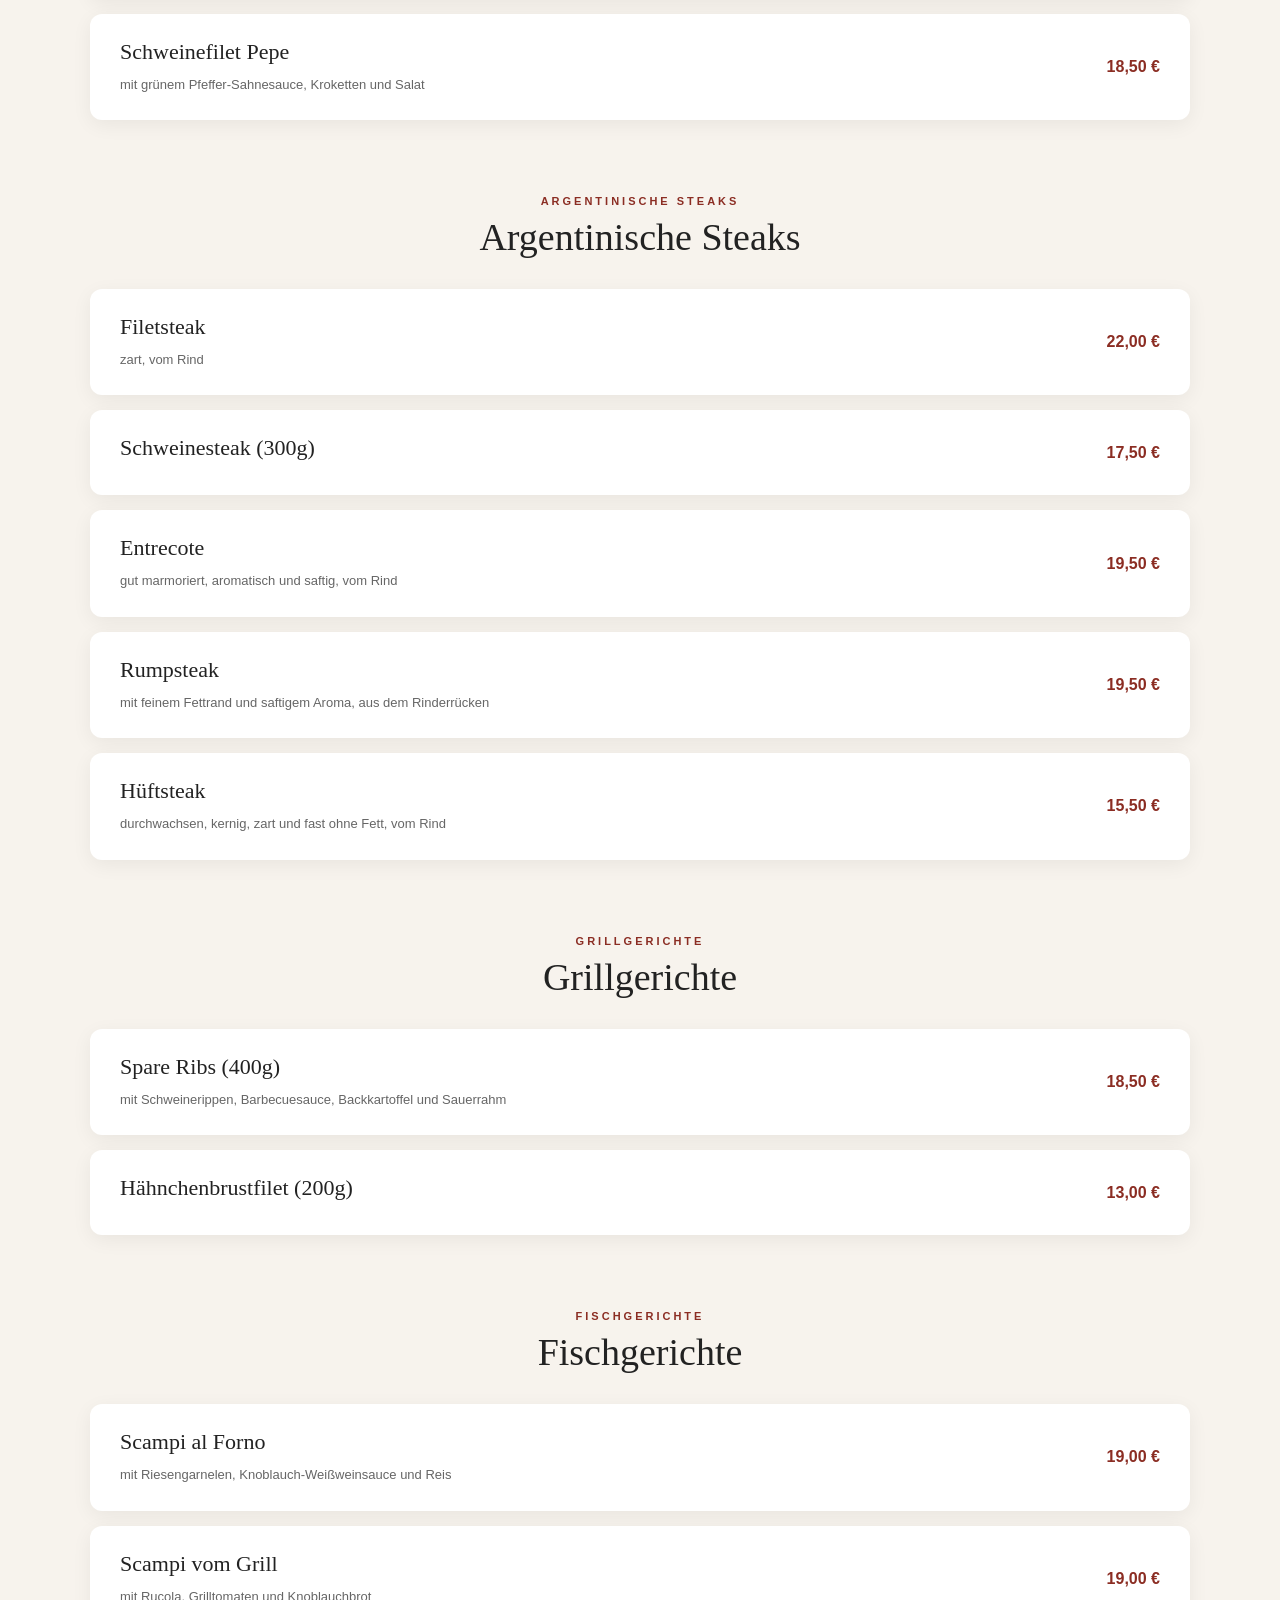
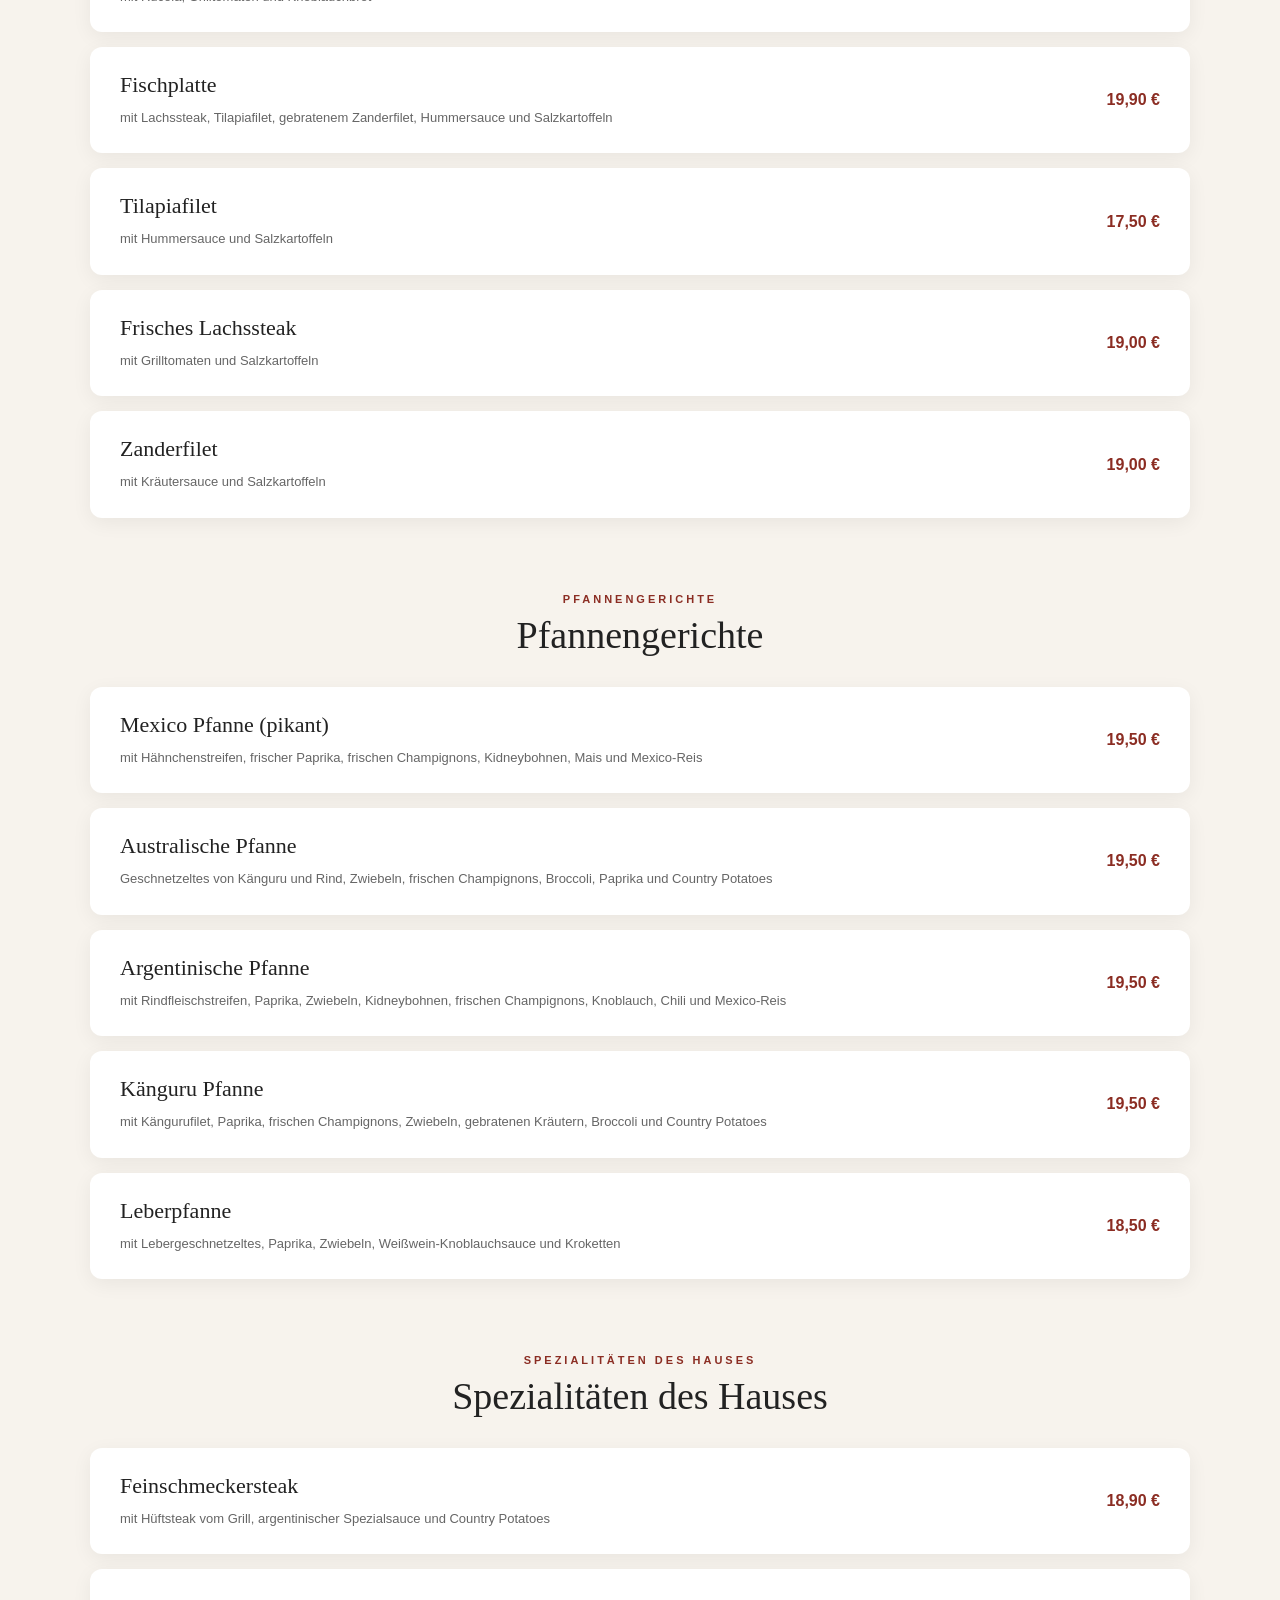
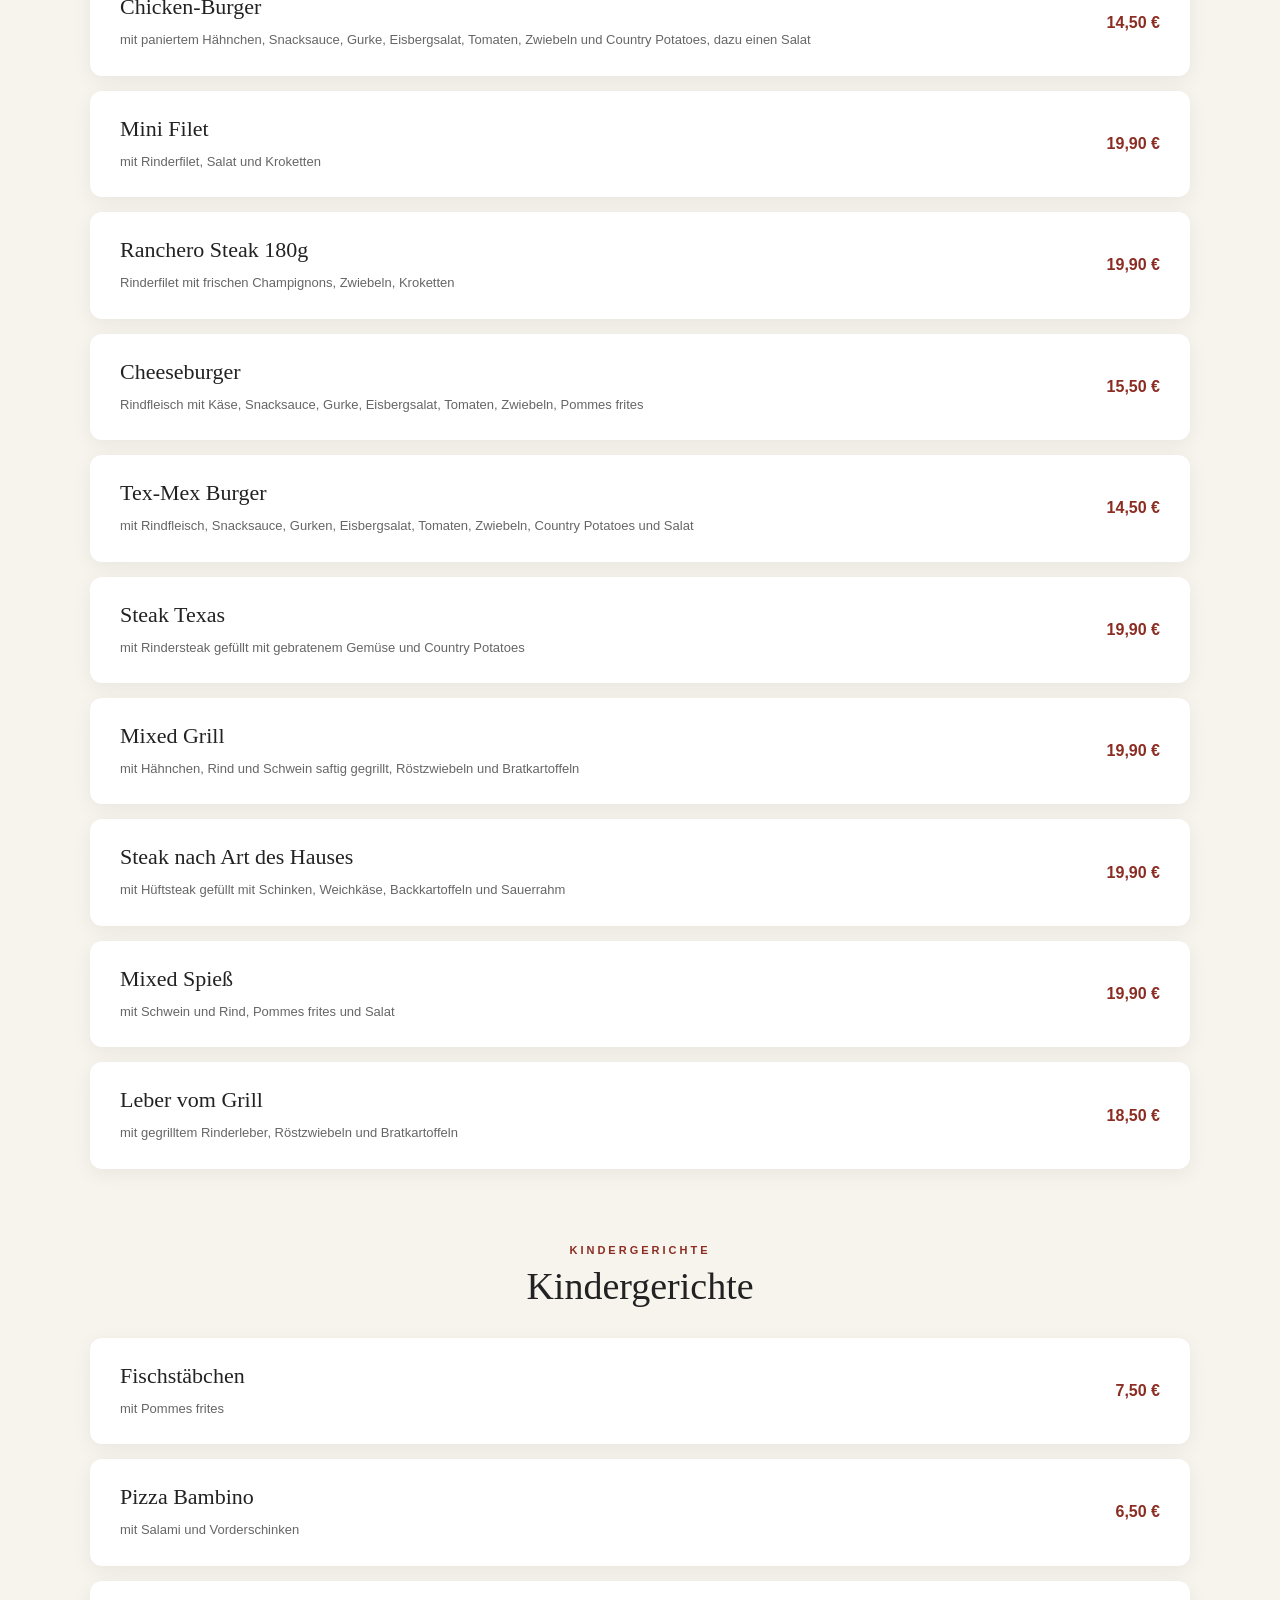
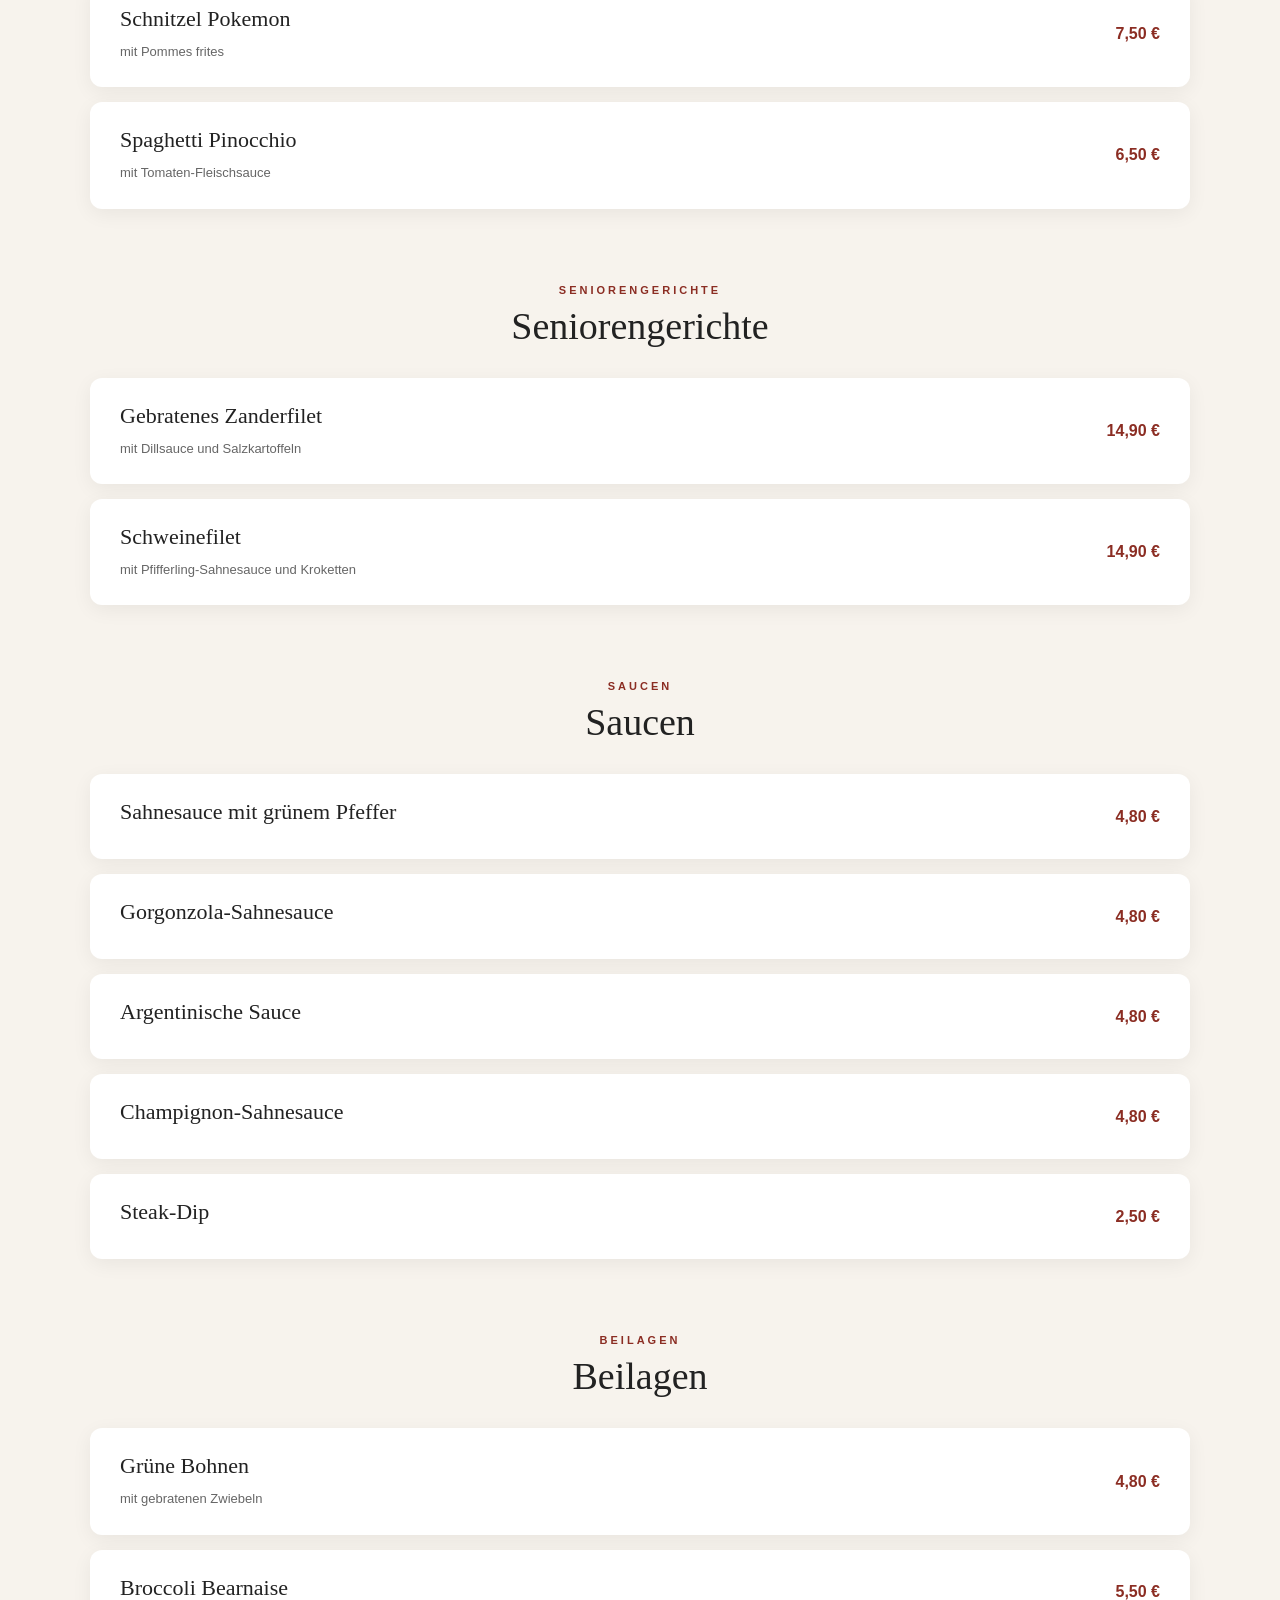
<file: Speisekarte.html>
<!DOCTYPE html>
<html lang="de">

<head>

    <meta charset="UTF-8">

    <meta
        name="viewport"
        content="width=device-width, initial-scale=1.0"
    >

    <title>
        Speisekarte – La Villa Due
    </title>


    <style>

        /* =========================
           GLOBAL
        ========================= */

        * {
            box-sizing: border-box;
        }


        html {
            scroll-behavior: smooth;
        }


        body {
            margin: 0;

            background: #f7f3ed;

            font-family: Verdana, sans-serif;

            color: #222;
        }


        /* =========================
           TOP BAR
        ========================= */

        .TopBar {
            position: sticky;

            top: 0;

            z-index: 1000;

            height: 85px;

            display: flex;

            align-items: center;

            justify-content: space-between;

            padding: 0 50px;

            background: white;

            box-shadow:
                0 2px 12px rgba(0, 0, 0, 0.08);
        }


        .TopBarLogo {
            display: flex;

            align-items: center;

            height: 100%;
        }


        .TopLogo {
            display: block;

            width: 145px;

            height: 58px;

            object-fit: contain;

            object-position: left center;

            filter: brightness(0);

            user-select: none;

            transition:
                transform 0.2s ease,
                opacity 0.2s ease;
        }


        .TopLogo:hover {
            transform: scale(1.04);

            opacity: 0.85;
        }


        /* =========================
           NAVIGATION
        ========================= */

        .Navigation {
            display: flex;

            align-items: center;

            gap: 35px;
        }


        .Navigation a {
            color: #222;

            text-decoration: none;

            font-size: 15px;

            transition:
                color 0.2s ease;
        }


        .Navigation a:hover {
            color: #8b2d23;
        }


        .Navigation a.Active {
            color: #8b2d23;

            font-weight: bold;
        }


        /* =========================
           MENU HERO
        ========================= */

        .MenuHero {
            position: relative;

            min-height: 330px;

            display: flex;

            align-items: center;

            justify-content: center;

            padding: 70px 25px;

            background:
                linear-gradient(
                    rgba(33, 28, 25, 0.86),
                    rgba(33, 28, 25, 0.86)
                ),
                url("Storage/Pictures/hero1.png?v=2");

            background-position: center;

            background-size: cover;

            background-repeat: no-repeat;

            text-align: center;

            color: white;
        }


        .MenuHeroContent {
            position: relative;

            z-index: 2;

            max-width: 800px;
        }


        .MenuHeroContent span {
            display: block;

            margin-bottom: 12px;

            color: #d59b22;

            font-size: 12px;

            font-weight: bold;

            letter-spacing: 4px;
        }


        .MenuHeroContent h1 {
            margin: 0;

            font-family: Georgia, serif;

            font-size: 64px;

            font-weight: normal;

            text-shadow:
                0 4px 20px rgba(0, 0, 0, 0.35);
        }


        .MenuHeroContent p {
            margin: 18px 0 0;

            color: #ddd;

            font-size: 15px;

            line-height: 1.6;
        }


        /* =========================
           MENU SECTION
        ========================= */

        .MenuSection {
            max-width: 1150px;

            margin: auto;

            padding: 80px 25px 100px;
        }


        /* =========================
           SEARCH
        ========================= */

        .MenuSearch {
            max-width: 700px;

            margin: 0 auto 20px;
        }


        .MenuSearch input {
            width: 100%;

            height: 58px;

            padding: 0 24px;

            border: 1px solid #ddd;

            border-radius: 999px;

            outline: none;

            background: white;

            color: #222;

            font-family: Verdana, sans-serif;

            font-size: 15px;

            box-shadow:
                0 5px 20px rgba(0, 0, 0, 0.06);

            transition:
                border 0.2s ease,
                box-shadow 0.2s ease;
        }


        .MenuSearch input::placeholder {
            color: #999;
        }


        .MenuSearch input:focus {
            border-color: #8b2d23;

            box-shadow:
                0 5px 25px rgba(139, 45, 35, 0.12);
        }


        .SearchInfo {
            min-height: 25px;

            margin-bottom: 35px;

            color: #777;

            text-align: center;

            font-size: 13px;
        }


        /* =========================
           MENU CATEGORIES
        ========================= */

        .MenuCategory {
            margin-bottom: 75px;
        }


        .MenuCategory.Hidden {
            display: none;
        }


        .CategoryHeader {
            margin-bottom: 30px;

            text-align: center;
        }


        .CategoryHeader span {
            display: block;

            margin-bottom: 8px;

            color: #8b2d23;

            font-size: 11px;

            font-weight: bold;

            letter-spacing: 3px;
        }


        .CategoryHeader h2 {
            margin: 0;

            font-family: Georgia, serif;

            font-size: 38px;

            font-weight: normal;
        }


        /* =========================
           MENU ITEMS
        ========================= */

        .MenuItems {
            display: flex;

            flex-direction: column;

            gap: 15px;
        }


        .MenuItem {
            display: flex;

            align-items: center;

            justify-content: space-between;

            gap: 30px;

            padding: 25px 30px;

            background: white;

            border-radius: 12px;

            box-shadow:
                0 5px 20px rgba(0, 0, 0, 0.06);

            transition:
                transform 0.2s ease,
                box-shadow 0.2s ease;
        }


        .MenuItem:hover {
            transform: translateY(-2px);

            box-shadow:
                0 9px 25px rgba(0, 0, 0, 0.09);
        }


        .MenuItem.Hidden {
            display: none;
        }


        .MenuItemContent {
            min-width: 0;
        }


        .MenuItem h3 {
            margin: 0 0 9px;

            color: #222;

            font-family: Georgia, serif;

            font-size: 22px;

            font-weight: normal;
        }


        .MenuItem p {
            max-width: 850px;

            margin: 0;

            color: #666;

            font-size: 13px;

            line-height: 1.65;
        }


        .MenuItem > strong {
            flex-shrink: 0;

            color: #8b2d23;

            font-size: 16px;

            white-space: nowrap;
        }


        /* =========================
           NO RESULTS
        ========================= */

        .NoResults {
            display: none;

            padding: 70px 20px;

            text-align: center;
        }


        .NoResults.Visible {
            display: block;
        }


        .NoResults h2 {
            margin: 0 0 10px;

            font-family: Georgia, serif;

            font-size: 30px;

            font-weight: normal;
        }


        .NoResults p {
            margin: 0;

            color: #777;

            font-size: 14px;
        }


        /* =========================
           FOOTER
        ========================= */

        .BottomBar {
            display: flex;

            align-items: center;

            justify-content: space-between;

            gap: 30px;

            padding: 35px 50px;

            background: #211c19;

            color: white;
        }


        .BottomBarLogo {
            display: flex;

            align-items: center;
        }


        .BottomLogo {
            display: block;

            width: 140px;

            height: auto;

            object-fit: contain;

            filter:
                brightness(0)
                invert(1);

            user-select: none;
        }


        .BottomBarLinks {
            display: flex;

            gap: 25px;
        }


        .BottomBarLinks a {
            color: white;

            text-decoration: none;

            font-size: 13px;
        }


        .BottomBarLinks a:hover {
            text-decoration: underline;
        }


        .Copyright {
            color: #aaa;

            font-size: 12px;
        }


        /* =========================
           MOBILE
        ========================= */

        @media (max-width: 800px) {

            .TopBar {
                height: auto;

                padding: 18px 20px;

                flex-direction: column;

                gap: 15px;
            }


            .TopLogo {
                width: 130px;

                height: 52px;
            }


            .Navigation {
                gap: 20px;
            }


            .MenuHero {
                min-height: 280px;

                padding: 60px 20px;
            }


            .MenuHeroContent h1 {
                font-size: 48px;
            }


            .MenuHeroContent p {
                font-size: 13px;
            }


            .MenuSection {
                padding:
                    60px 15px
                    80px;
            }


            .MenuSearch input {
                height: 54px;

                font-size: 14px;
            }


            .CategoryHeader h2 {
                font-size: 32px;
            }


            .MenuItem {
                align-items: flex-start;

                padding: 22px;

                gap: 20px;
            }


            .MenuItem h3 {
                font-size: 20px;
            }


            .MenuItem p {
                font-size: 12px;
            }


            .MenuItem > strong {
                font-size: 14px;
            }


            .BottomBar {
                flex-direction: column;

                text-align: center;
            }


            .BottomLogo {
                width: 120px;
            }

        }

    </style>

</head>


<body>


    <!-- =========================
         TOP NAVIGATION
    ========================== -->

    <header class="TopBar">

        <div class="TopBarLogo">

            <img
                src="Storage/Icons/logo_465x320.png"
                class="TopLogo"
                alt="La Villa Due"
            >

        </div>


        <nav class="Navigation">

            <a href="index.html">
                Home
            </a>

            <a
                href="Speisekarte.html"
                class="Active"
            >
                Speisekarte
            </a>

            <a href="Contact.html">
                Kontakt
            </a>

        </nav>

    </header>



    <!-- =========================
         MENU HERO
    ========================== -->

    <section class="MenuHero">

        <div class="MenuHeroContent">

            <span>
                LA VILLA DUE
            </span>

            <h1>
                Speisekarte
            </h1>

            <p>
                Entdecken Sie unsere italienischen Spezialitäten.
            </p>

        </div>

    </section>



    <!-- =========================
         MENU
    ========================== -->

    <main>

        <section class="MenuSection">


            <!-- SEARCH -->

            <div class="MenuSearch">

                <input
                    type="text"
                    id="MenuSearchInput"
                    placeholder="Gericht suchen..."
                    autocomplete="off"
                >

            </div>


            <div
                id="SearchInfo"
                class="SearchInfo"
            ></div>


            <!-- =========================
                 GENERATED MENU
            ========================== -->

            <div id="MenuContainer"></div>


            <!-- =========================
                 NO RESULTS
            ========================== -->

            <div
                id="NoResults"
                class="NoResults"
            >

                <h2>
                    Keine Gerichte gefunden
                </h2>

                <p>
                    Versuchen Sie einen anderen Suchbegriff.
                </p>

            </div>


        </section>

    </main>



    <!-- =========================
         FOOTER
    ========================== -->

    <footer class="BottomBar">

        <div class="BottomBarLogo">

            <img
                src="Storage/Icons/logo_465x320.png"
                class="BottomLogo"
                alt="La Villa Due"
            >

        </div>


        <div class="BottomBarLinks">

            <a href="Index.html">
                Home
            </a>

            <a href="Speisekarte.html">
                Speisekarte
            </a>

            <a href="Contact.html">
                Kontakt
            </a>

        </div>


        <div class="Copyright">
            © 2026 La Villa Due
        </div>

    </footer>



    <!-- =========================
         GERICHTE
    ========================== -->

    <script src="Gericht.js"></script>


    <!-- =========================
         MENU SCRIPT
    ========================== -->

    <script>

        const menuContainer =
            document.getElementById(
                "MenuContainer"
            );


        const searchInput =
            document.getElementById(
                "MenuSearchInput"
            );


        const searchInfo =
            document.getElementById(
                "SearchInfo"
            );


        const noResults =
            document.getElementById(
                "NoResults"
            );


        let allMenuItems = [];


        /* =========================
           CREATE MENU
        ========================= */

        function createMenu() {

            menuContainer.innerHTML = "";

            allMenuItems = [];


            if (
                typeof Gerichte === "undefined" ||
                !Array.isArray(Gerichte)
            ) {

                noResults.classList.add(
                    "Visible"
                );

                return;

            }


            const categories = [];


            Gerichte.forEach(
                gericht => {

                    if (
                        !categories.includes(
                            gericht.category
                        )
                    ) {

                        categories.push(
                            gericht.category
                        );

                    }

                }
            );


            categories.forEach(
                categoryName => {

                    const categoryItems =
                        Gerichte.filter(
                            gericht =>
                                gericht.category ===
                                categoryName
                        );


                    const category =
                        document.createElement(
                            "section"
                        );


                    category.className =
                        "MenuCategory";


                    category.dataset.category =
                        categoryName;


                    category.innerHTML = `

                        <div class="CategoryHeader">

                            <span>
                                ${categoryName.toUpperCase()}
                            </span>

                            <h2>
                                ${categoryName}
                            </h2>

                        </div>

                        <div class="MenuItems"></div>

                    `;


                    const itemsContainer =
                        category.querySelector(
                            ".MenuItems"
                        );


                    categoryItems.forEach(
                        gericht => {

                            const item =
                                document.createElement(
                                    "article"
                                );


                            item.className =
                                "MenuItem";


                            item.dataset.search = (
                                gericht.name +
                                " " +
                                gericht.description +
                                " " +
                                gericht.category
                            ).toLowerCase();


                            item.innerHTML = `

                                <div class="MenuItemContent">

                                    <h3>
                                        ${gericht.name}
                                    </h3>

                                    ${
                                        gericht.description
                                            ? `
                                                <p>
                                                    ${gericht.description}
                                                </p>
                                            `
                                            : ""
                                    }

                                </div>

                                <strong>
                                    ${gericht.price}
                                </strong>

                            `;


                            itemsContainer.appendChild(
                                item
                            );


                            allMenuItems.push(
                                item
                            );

                        }
                    );


                    menuContainer.appendChild(
                        category
                    );

                }
            );

        }


        /* =========================
           SEARCH
        ========================== */

        function searchMenu() {

            const search =
                searchInput.value
                    .toLowerCase()
                    .trim();


            let visibleItems = 0;


            allMenuItems.forEach(
                item => {

                    const searchText =
                        item.dataset.search;


                    const matches =
                        searchText.includes(
                            search
                        );


                    if (matches) {

                        item.classList.remove(
                            "Hidden"
                        );

                        visibleItems++;

                    } else {

                        item.classList.add(
                            "Hidden"
                        );

                    }

                }
            );


            const categories =
                document.querySelectorAll(
                    ".MenuCategory"
                );


            categories.forEach(
                category => {

                    const visible =
                        category.querySelectorAll(
                            ".MenuItem:not(.Hidden)"
                        ).length;


                    if (visible === 0) {

                        category.classList.add(
                            "Hidden"
                        );

                    } else {

                        category.classList.remove(
                            "Hidden"
                        );

                    }

                }
            );


            if (search !== "") {

                searchInfo.textContent =
                    visibleItems +
                    " Gericht" +
                    (
                        visibleItems === 1
                            ? ""
                            : "e"
                    ) +
                    " gefunden";

            } else {

                searchInfo.textContent = "";

            }


            if (visibleItems === 0) {

                noResults.classList.add(
                    "Visible"
                );

            } else {

                noResults.classList.remove(
                    "Visible"
                );

            }

        }


        /* =========================
           START
        ========================== */

        createMenu();


        searchInput.addEventListener(
            "input",
            searchMenu
        );

    </script>


</body>

</html>
</file>
<file: Style.css>
* {
    box-sizing: border-box;
}


html {
    scroll-behavior: smooth;
}


body {
    margin: 0;

    background: #f7f3ed;

    font-family: Verdana, sans-serif;

    color: #222;
}


/* =========================
   TOP BAR
========================= */

.TopBar {
    position: sticky;

    top: 0;

    z-index: 1000;

    height: 85px;

    display: flex;

    align-items: center;

    justify-content: space-between;

    padding: 0 50px;

    background: white;

    box-shadow:
        0 2px 12px rgba(0, 0, 0, 0.08);
}


.TopBarLogo {
    display: flex;

    align-items: center;

    height: 100%;
}


.TopLogo {
    display: block;

    width: 145px;

    height: 58px;

    object-fit: contain;

    object-position: left center;

    filter: brightness(0);

    user-select: none;

    transition:
        transform 0.2s ease,
        opacity 0.2s ease;
}


.TopLogo:hover {
    transform: scale(1.04);

    opacity: 0.85;
}


/* =========================
   NAVIGATION
========================= */

.Navigation {
    display: flex;

    align-items: center;

    gap: 35px;
}


.Navigation a {
    color: #222;

    text-decoration: none;

    font-size: 15px;

    transition:
        color 0.2s ease;
}


.Navigation a:hover {
    color: #8b2d23;
}


/* =========================
   HERO
========================= */

.Hero {
    position: relative;

    height: 700px;

    overflow: hidden;

    display: flex;

    align-items: center;

    justify-content: center;
}


.HeroBackground {
    position: absolute;

    inset: 0;

    background-position: center;

    background-size: cover;

    background-repeat: no-repeat;

    transition:
        background-image 0.7s ease-in-out;
}


.HeroOverlay {
    position: absolute;

    inset: 0;

    background:
        rgba(0, 0, 0, 0.48);
}


.HeroContent {
    position: relative;

    z-index: 10;

    text-align: center;

    color: white;
}


.HeroContent h1 {
    margin: 0 0 30px;

    font-family: Georgia, serif;

    font-size: 78px;

    font-weight: normal;

    text-shadow:
        0 4px 20px rgba(0, 0, 0, 0.45);
}


/* =========================
   HERO BUTTONS
========================= */

.HeroButtons {
    display: flex;

    justify-content: center;

    align-items: center;

    gap: 15px;
}


.Button {
    display: inline-flex;

    align-items: center;

    justify-content: center;

    height: 52px;

    padding: 0 28px;

    border-radius: 999px;

    text-decoration: none;

    font-size: 14px;

    font-weight: bold;

    transition:
        transform 0.2s ease,
        box-shadow 0.2s ease,
        opacity 0.2s ease;
}


.Button:hover {
    transform: translateY(-3px);

    box-shadow:
        0 7px 20px rgba(0, 0, 0, 0.25);

    opacity: 0.95;
}


.ButtonLieferando {
    background: #ff8000;

    color: white;
}


.LieferandoLogo {
    width: 25px;

    height: 25px;

    object-fit: contain;

    margin-right: 10px;

    flex-shrink: 0;
}


.ButtonWhite {
    background: white;

    color: #222;
}


/* =========================
   HERO THUMBNAILS
========================= */

.HeroThumbnails {
    position: absolute;

    left: 50%;

    bottom: 45px;

    transform: translateX(-50%);

    z-index: 10;

    display: flex;

    gap: 12px;
}


.HeroThumbnail {
    width: 90px;

    height: 65px;

    object-fit: cover;

    border-radius: 12px;

    border:
        2px solid rgba(255, 255, 255, 0.65);

    cursor: pointer;

    opacity: 0.75;

    transition:
        transform 0.25s ease,
        opacity 0.25s ease,
        border 0.25s ease;
}


.HeroThumbnail:hover {
    transform: translateY(-5px);

    opacity: 1;
}


.HeroThumbnail.Active {
    opacity: 1;

    border:
        2px solid white;

    transform: translateY(-5px);
}


/* =========================
   SECTIONS
========================= */

.Section {
    max-width: 1150px;

    margin: auto;

    padding: 90px 25px;
}


.SectionTitle {
    text-align: center;

    margin-bottom: 50px;
}


.SectionTitle span {
    display: block;

    margin-bottom: 10px;

    font-size: 12px;

    letter-spacing: 3px;

    color: #8b2d23;

    font-weight: bold;
}


.SectionTitle h2 {
    margin: 0;

    font-family: Georgia, serif;

    font-size: 42px;

    font-weight: normal;
}


/* =========================
   REVIEWS
========================= */

.Reviews {
    display: grid;

    grid-template-columns:
        repeat(3, 1fr);

    gap: 25px;
}


.ReviewCard {
    display: flex;

    align-items: center;

    gap: 20px;

    padding: 25px;

    background: white;

    border-radius: 12px;

    box-shadow:
        0 5px 20px rgba(0, 0, 0, 0.07);
}


.ReviewImage {
    width: 105px;

    height: 105px;

    flex-shrink: 0;

    object-fit: cover;

    border-radius: 10px;
}


.ReviewContent {
    min-width: 0;
}


.ReviewContent h3 {
    margin: 0 0 8px;

    font-size: 16px;
}


.ReviewStars {
    margin-bottom: 10px;

    color: #d59b22;

    font-size: 18px;

    letter-spacing: 2px;
}


.ReviewContent p {
    margin: 0;

    color: #555;

    font-size: 13px;

    line-height: 1.6;
}


/* =========================
   GOOGLE MAPS
========================= */

.GoogleSection {
    padding: 90px 25px;

    background: #eee7dc;
}


.GoogleContainer {
    max-width: 1150px;

    margin: auto;

    overflow: hidden;

    border-radius: 12px;
}


.GoogleContainer iframe {
    display: block;

    width: 100%;

    height: 450px;

    border: 0;
}


/* =========================
   RECOMMENDATIONS
========================= */

.Recommendations {
    display: grid;

    grid-template-columns:
        repeat(3, 1fr);

    gap: 30px;
}


.RecommendationCard {
    overflow: hidden;

    background: white;

    border-radius: 12px;

    box-shadow:
        0 5px 20px rgba(0, 0, 0, 0.07);
}


.RecommendationCard > img {
    display: block;

    width: 100%;

    height: 230px;

    object-fit: cover;
}


.RecommendationContent {
    padding: 22px;
}


.RecommendationContent h3 {
    margin: 0 0 10px;

    font-family: Georgia, serif;

    font-size: 23px;
}


.RecommendationContent p {
    margin: 0 0 18px;

    color: #666;

    font-size: 13px;

    line-height: 1.6;
}


.RecommendationContent strong {
    color: #8b2d23;

    font-size: 16px;
}


/* =========================
   FOOTER
========================= */

.BottomBar {
    display: flex;

    align-items: center;

    justify-content: space-between;

    gap: 30px;

    padding: 35px 50px;

    background: #211c19;

    color: white;
}


.BottomBarLogo {
    display: flex;

    align-items: center;
}


.BottomLogo {
    display: block;

    width: 140px;

    height: auto;

    object-fit: contain;

    filter:
        brightness(0)
        invert(1);

    user-select: none;
}


.BottomBarLinks {
    display: flex;

    gap: 25px;
}


.BottomBarLinks a {
    color: white;

    text-decoration: none;

    font-size: 13px;
}


.BottomBarLinks a:hover {
    text-decoration: underline;
}


.Copyright {
    color: #aaa;

    font-size: 12px;
}


/* =========================
   MOBILE
========================= */

@media (max-width: 800px) {

    .TopBar {
        height: auto;

        padding: 18px 20px;

        flex-direction: column;

        gap: 15px;
    }


    .TopLogo {
        width: 130px;

        height: 52px;
    }


    .Navigation {
        gap: 20px;
    }


    .Hero {
        height: 600px;
    }


    .HeroContent h1 {
        font-size: 52px;
    }


    .HeroButtons {
        flex-direction: column;
    }


    .HeroThumbnails {
        bottom: 25px;
    }


    .HeroThumbnail {
        width: 70px;

        height: 50px;
    }


    .Reviews {
        grid-template-columns: 1fr;
    }


    .ReviewCard {
        align-items: flex-start;
    }


    .Recommendations {
        grid-template-columns: 1fr;
    }


    .BottomBar {
        flex-direction: column;

        text-align: center;
    }


    .BottomLogo {
        width: 120px;
    }

}
</file>
